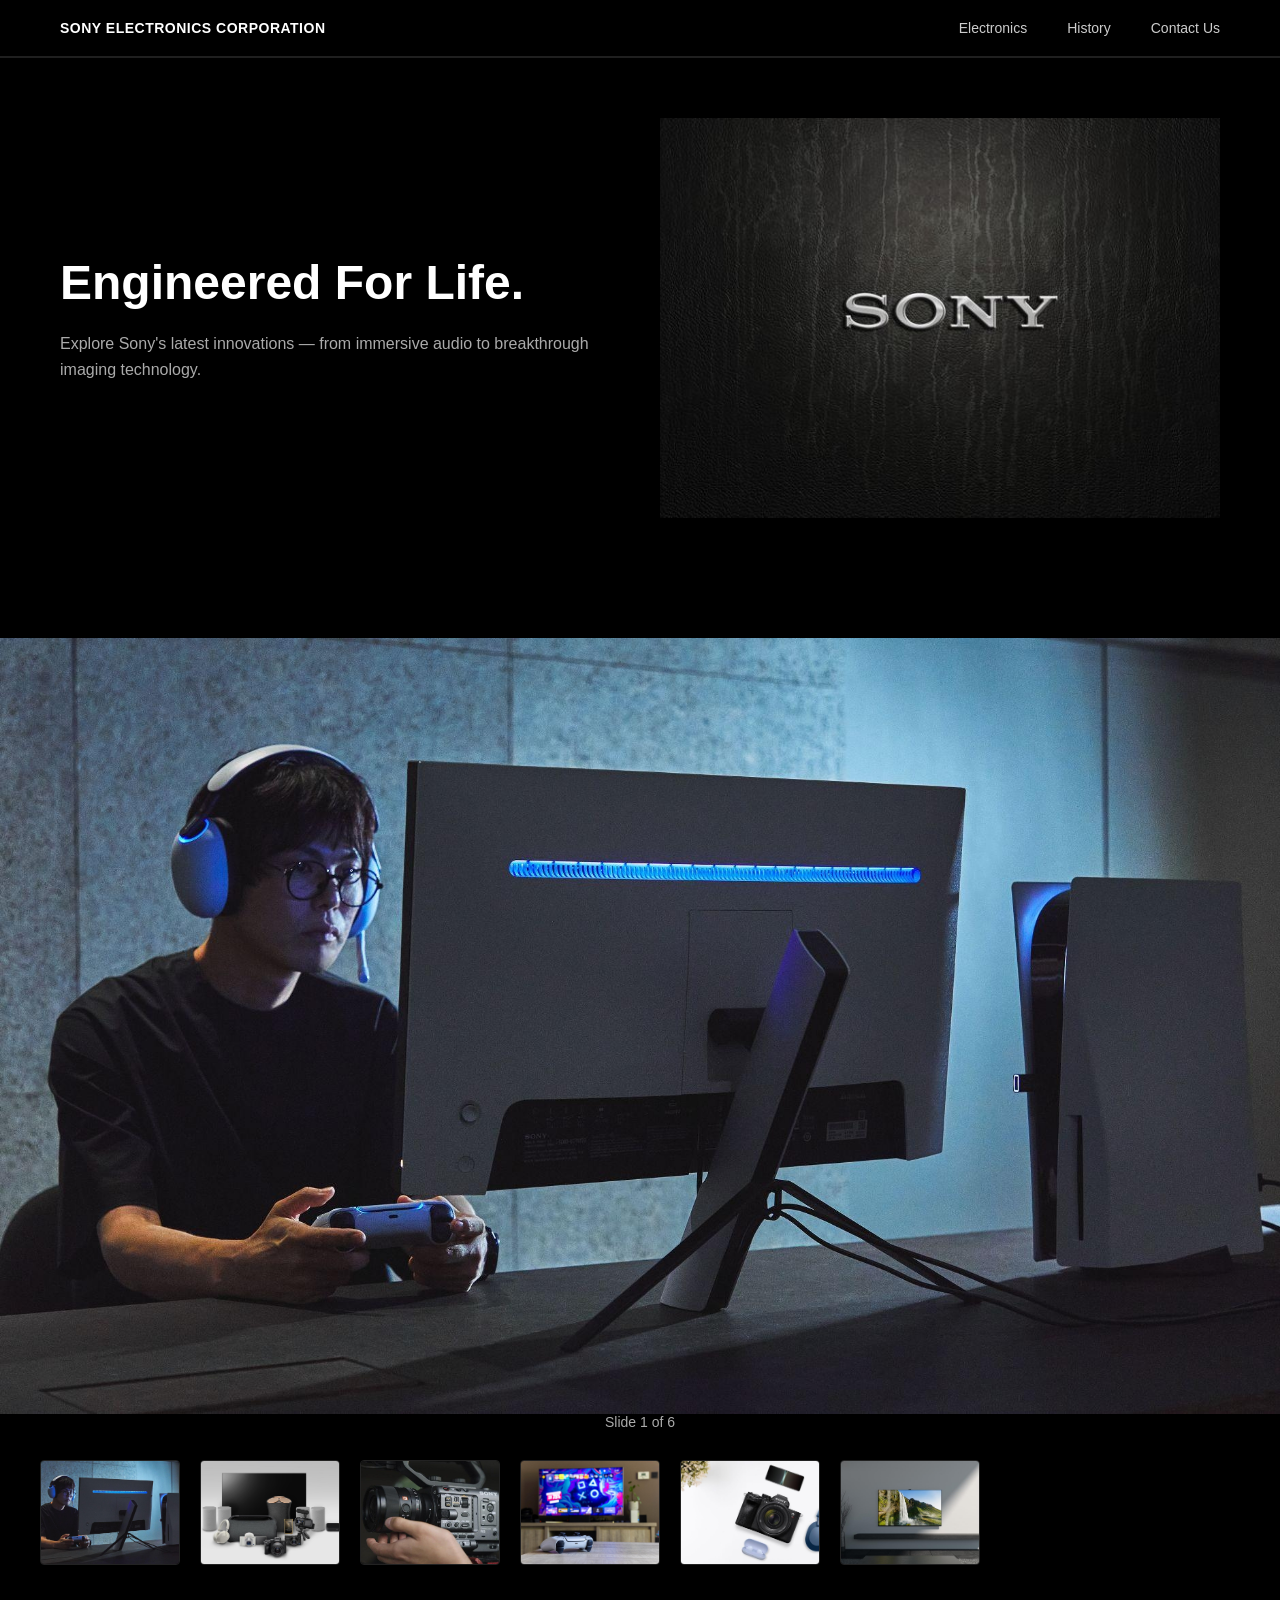
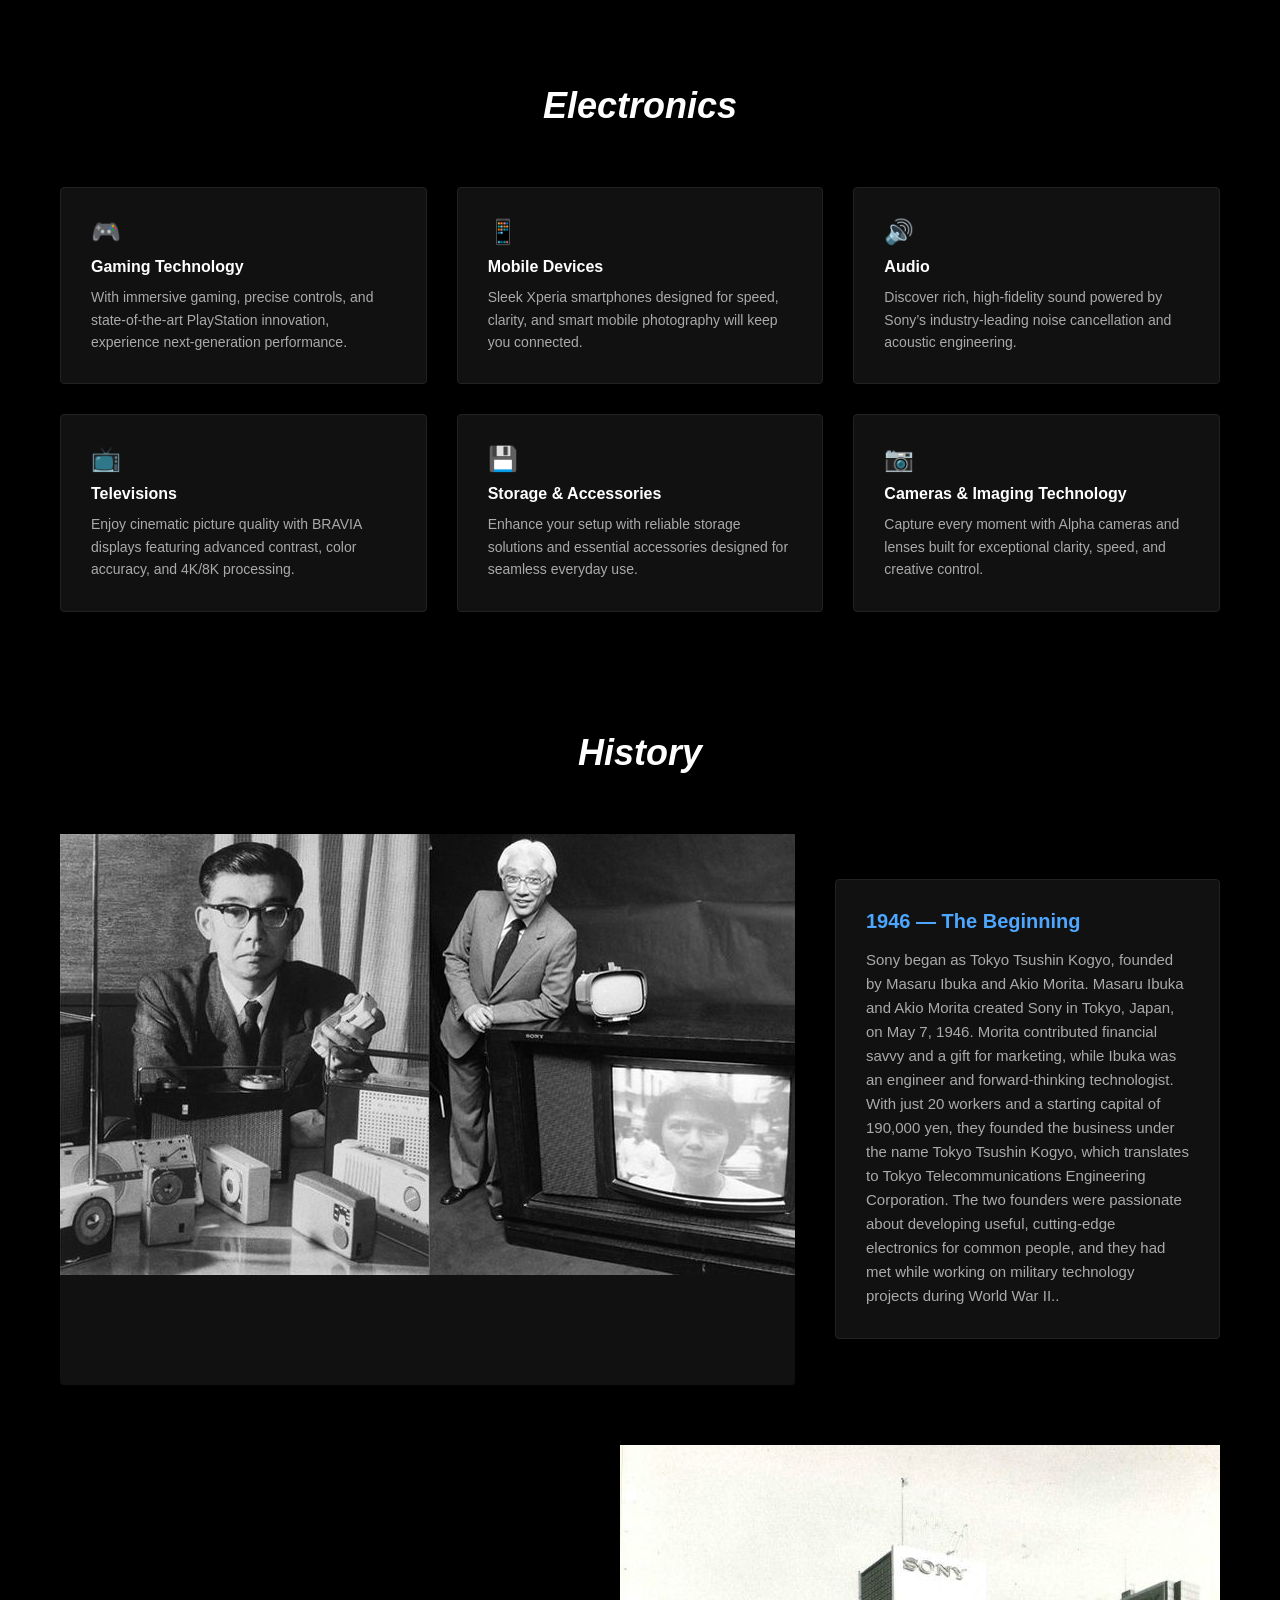
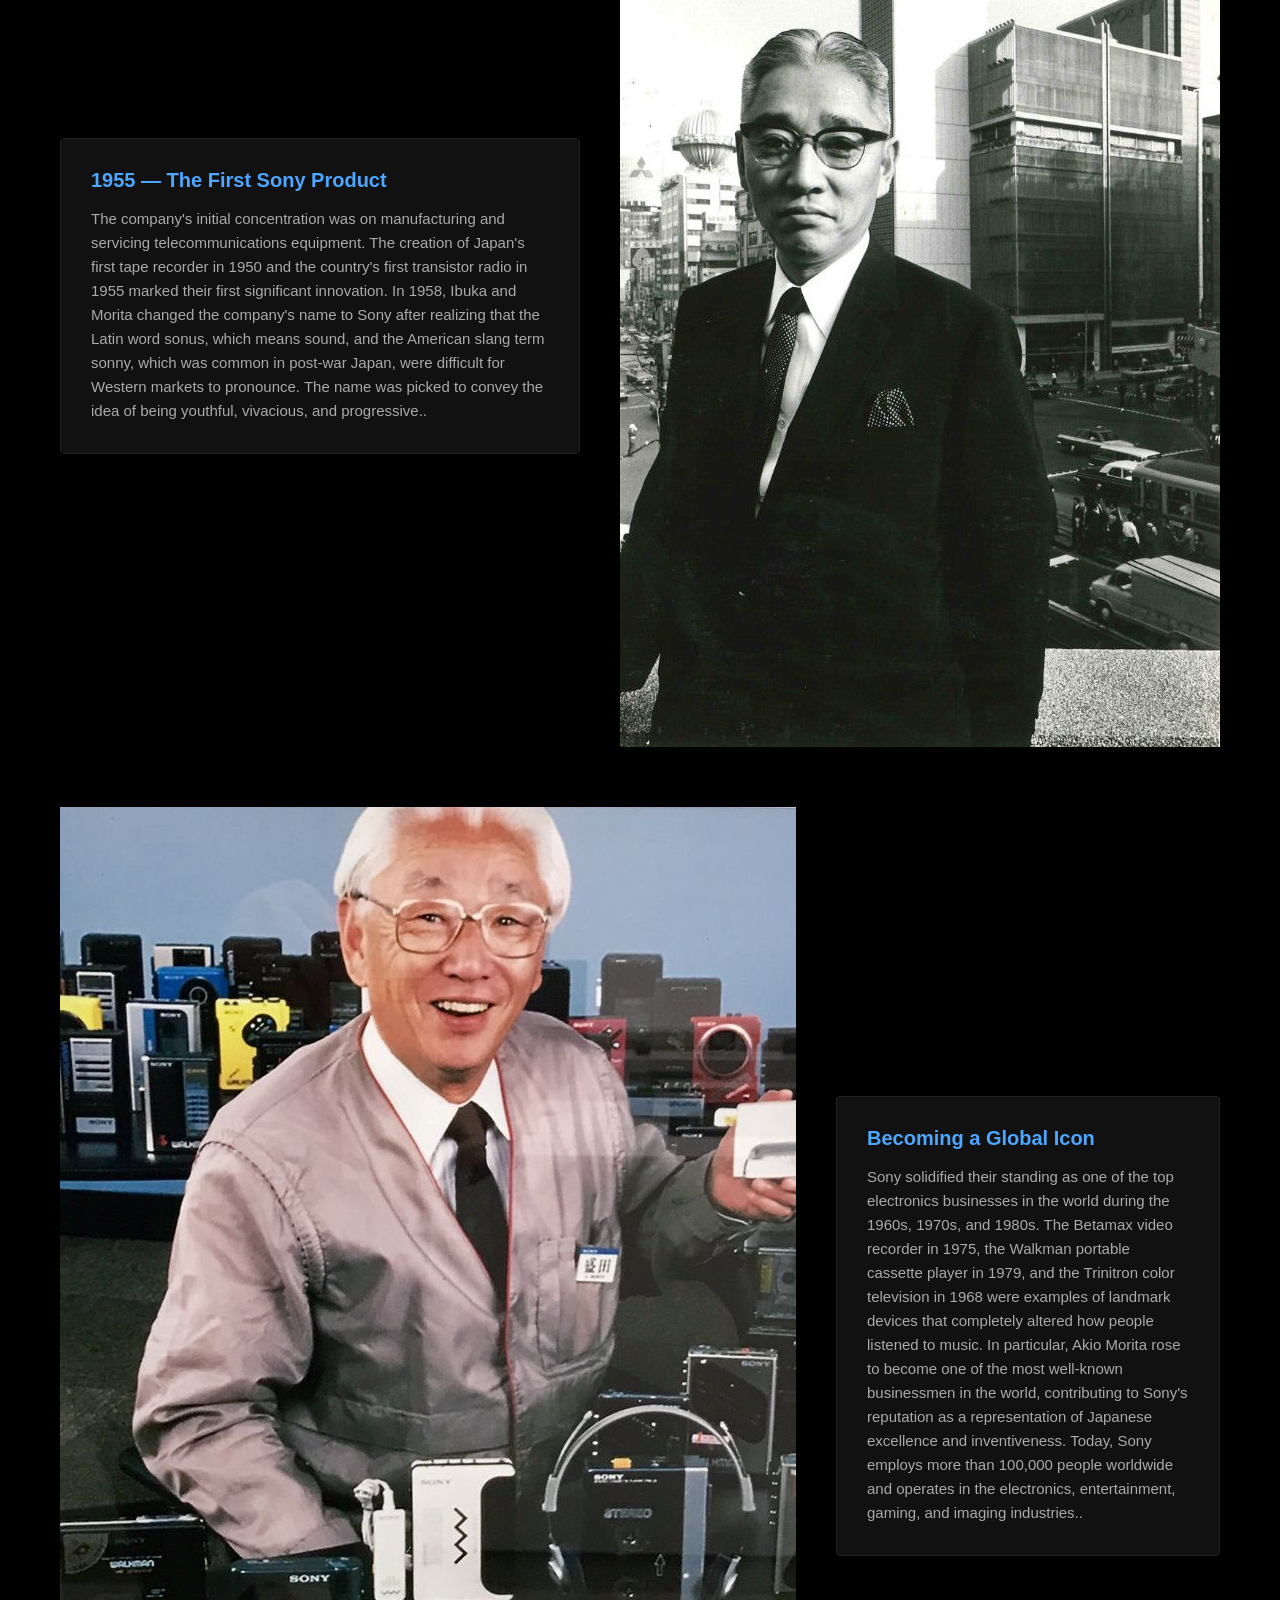
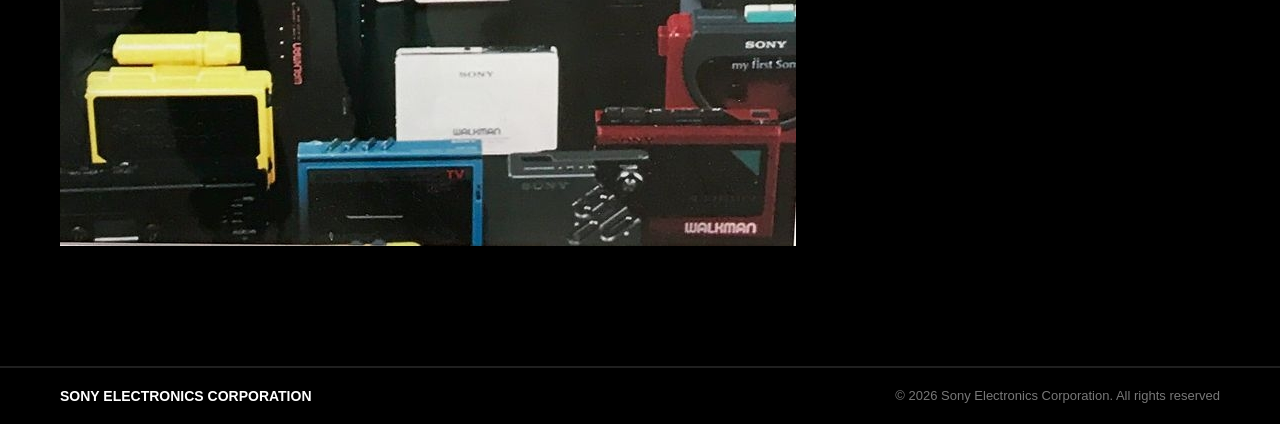
<file: index.html>
<!DOCTYPE html>
<html lang="en">
<head>
    <meta charset="UTF-8">
    <meta name="viewport" content="width=device-width, initial-scale=1.0">
    <title>Sony Electronics Corporation</title>
    <link rel="stylesheet" href="home.css">
</head>

<body>

    
    <header>
        <div class="header-container">
            <h1 class="logo">SONY ELECTRONICS CORPORATION</h1>

            <nav class="navbar" aria-label="Main Navigation">
                <a href="#electronics">Electronics</a>
                <a href="#history-section">History</a>
                <a href="contact.html">Contact Us</a>
            </nav>
        </div>
    </header>

    <main>

        <section class="hero" aria-labelledby="hero-title">
            <div class="hero-content">
                <h2 id="hero-title">Engineered For Life.</h2>
                <p>Explore Sony's latest innovations — from immersive audio to breakthrough imaging technology.</p>
            </div>

            <figure class="hero-image">
                <img src="images/hero-featured.jpg" alt="Featured Sony Product">
            </figure>
        </section>

        <section class="featured-products" aria-label="Featured Products Carousel">
            <div class="carousel-container">

                <figure class="carousel-display">
                    <img id="mainDisplayImage" src="images/carousel-1.jpg" alt="Featured Product">
                </figure>

                <p class="carousel-indicator">
                    Slide <span id="slideNumber">1</span> of 6
                </p>

                <div class="carousel-thumbnails">
                    <div class="carousel-track" id="carouselTrack">

                        <figure class="product-card" data-slide="0">
                            <img src="images/carousel-1.jpg" alt="Product 1">
                        </figure>

                        <figure class="product-card" data-slide="1">
                            <img src="images/carousel-0.jpg" alt="Product 2">
                        </figure>

                        <figure class="product-card" data-slide="2">
                            <img src="images/carousel-4.jpg" alt="Product 3">
                        </figure>

                        <figure class="product-card" data-slide="3">
                            <img src="images/carousel-6.jpg" alt="Product 4">
                        </figure>

                        <figure class="product-card" data-slide="4">
                            <img src="images/carousel-5.jpg" alt="Product 5">
                        </figure>

                        <figure class="product-card" data-slide="5">
                            <img src="images/carousel-7.jpg" alt="Product 6">
                        </figure>

                    </div>
                </div>

            </div>
        </section>

        <section class="electronics" id="electronics" aria-labelledby="electronics-title">
            <h2 id="electronics-title">Electronics</h2>

            <div class="electronics-grid">

                <article class="electronics-card">
                    <a href="gaming (1).html">
                        <div class="card-icon">🎮</div>
                        <h3>Gaming Technology</h3>
                        <p>With immersive gaming, precise controls, and state-of-the-art PlayStation innovation, experience next-generation performance.</p>
                    </a>
                </article>

                <article class="electronics-card">
                    <a href="mobile.html">
                        <div class="card-icon">📱</div>
                        <h3>Mobile Devices</h3>
                        <p>Sleek Xperia smartphones designed for speed, clarity, and smart mobile photography will keep you connected.</p>
                    </a>
                </article>

                <article class="electronics-card">
                    <a href="audiodevices.html">
                        <div class="card-icon">🔊</div>
                        <h3>Audio</h3>
                        <p>Discover rich, high‑fidelity sound powered by Sony’s industry‑leading noise cancellation and acoustic engineering.</p>
                    </a>
                </article>

                <article class="electronics-card">
                    <a href="televisions.html">
                        <div class="card-icon">📺</div>
                        <h3>Televisions</h3>
                        <p>Enjoy cinematic picture quality with BRAVIA displays featuring advanced contrast, color accuracy, and 4K/8K processing.</p>
                    </a>
                </article>

                <article class="electronics-card">
                    <a href="storage.html">
                        <div class="card-icon">💾</div>
                        <h3>Storage & Accessories</h3>
                        <p>Enhance your setup with reliable storage solutions and essential accessories designed for seamless everyday use.</p>
                    </a>
                </article>

          <article class="electronics-card">
    <a href="imaging.html">
        <div class="card-icon">📷</div>
        <h3>Cameras & Imaging Technology</h3>
        <p>
            Capture every moment with Alpha cameras and lenses built for exceptional clarity, speed, and creative control.
        </p>
    </a>
</article>

            </div>
        </section>

        <section class="history" id="history-section">
    <h2>History</h2>

    <div class="history-content">

        <div class="history-item">
            <div class="history-image">
                <img src="images/Sony Italia (@sonyitalia) on X.jpeg" alt="Sony Italia">
            </div>
            <div class="history-text">
                <h3>1946 — The Beginning</h3>
                <p>Sony began as Tokyo Tsushin Kogyo, founded by Masaru Ibuka and Akio Morita. 
                   Masaru Ibuka and Akio Morita created Sony in Tokyo, Japan, on May 7, 1946. Morita contributed financial savvy and a gift for marketing, while Ibuka was an engineer and forward-thinking technologist. With just 20 workers and a starting capital of 190,000 yen, they founded the business under the name Tokyo Tsushin Kogyo, which translates to Tokyo Telecommunications Engineering Corporation. The two founders were passionate about developing useful, cutting-edge electronics for common people, and they had met while working on military technology projects during World War II..</p>
            </div>
        </div>

        <div class="history-item">
            <div class="history-text">
                <h3>1955 — The First Sony Product</h3>
                <p>The company's initial concentration was on manufacturing and servicing telecommunications equipment. The creation of Japan's first tape recorder in 1950 and the country's first transistor radio in 1955 marked their first significant innovation. In 1958, Ibuka and Morita changed the company's name to Sony after realizing that the Latin word sonus, which means sound, and the American slang term sonny, which was common in post-war Japan, were difficult for Western markets to pronounce. The name was picked to convey the idea of being youthful, vivacious, and progressive..</p>
            </div>
            <div class="history-image">
                <img src="images/history-3.jpg" alt="Sony transistor radio">
            </div>
        </div>

        <div class="history-item">
            <div class="history-image">
                <img src="images/history-2.jpg" alt="Sony global expansion">
            </div>
            <div class="history-text">
                <h3>Becoming a Global Icon</h3>
                <p>Sony solidified their standing as one of the top electronics businesses in the world during the 1960s, 1970s, and 1980s. The Betamax video recorder in 1975, the Walkman portable cassette player in 1979, and the Trinitron color television in 1968 were examples of landmark devices that completely altered how people listened to music. In particular, Akio Morita rose to become one of the most well-known businessmen in the world, contributing to Sony's reputation as a representation of Japanese excellence and inventiveness. Today, Sony employs more than 100,000 people worldwide and operates in the electronics, entertainment, gaming, and imaging industries..</p>
            </div>
        </div>

    </div>
</section>


    <footer>
        <div class="footer-container">
            <p class="footer-left">SONY ELECTRONICS CORPORATION</p>
            <p class="footer-right">© 2026 Sony Electronics Corporation. All rights reserved</p>
        </div>
    </footer>

    <script>
        const carouselTrack = document.getElementById('carouselTrack');
        const mainDisplayImage = document.getElementById('mainDisplayImage');
        const slideNumber = document.getElementById('slideNumber');
        const productCards = document.querySelectorAll('.product-card');

        let currentSlide = 0;
        const totalSlides = productCards.length;
        const slideSpeed = 5000;

        function updateCarousel() {
            const cardWidth = productCards[0].clientWidth + 12;
            carouselTrack.style.transform = `translateX(-${currentSlide * cardWidth}px)`;

            const newImage = productCards[currentSlide].querySelector("img").src;
            mainDisplayImage.src = newImage;

            slideNumber.textContent = currentSlide + 1;
        }

        function nextSlide() {
            currentSlide = (currentSlide + 1) % totalSlides;
            updateCarousel();
        }

        productCards.forEach((card, index) => {
            card.addEventListener('click', () => {
                currentSlide = index;
                updateCarousel();
            });
        });

        setInterval(nextSlide, slideSpeed);
        updateCarousel();
    </script>

</body>
</html>
</file>
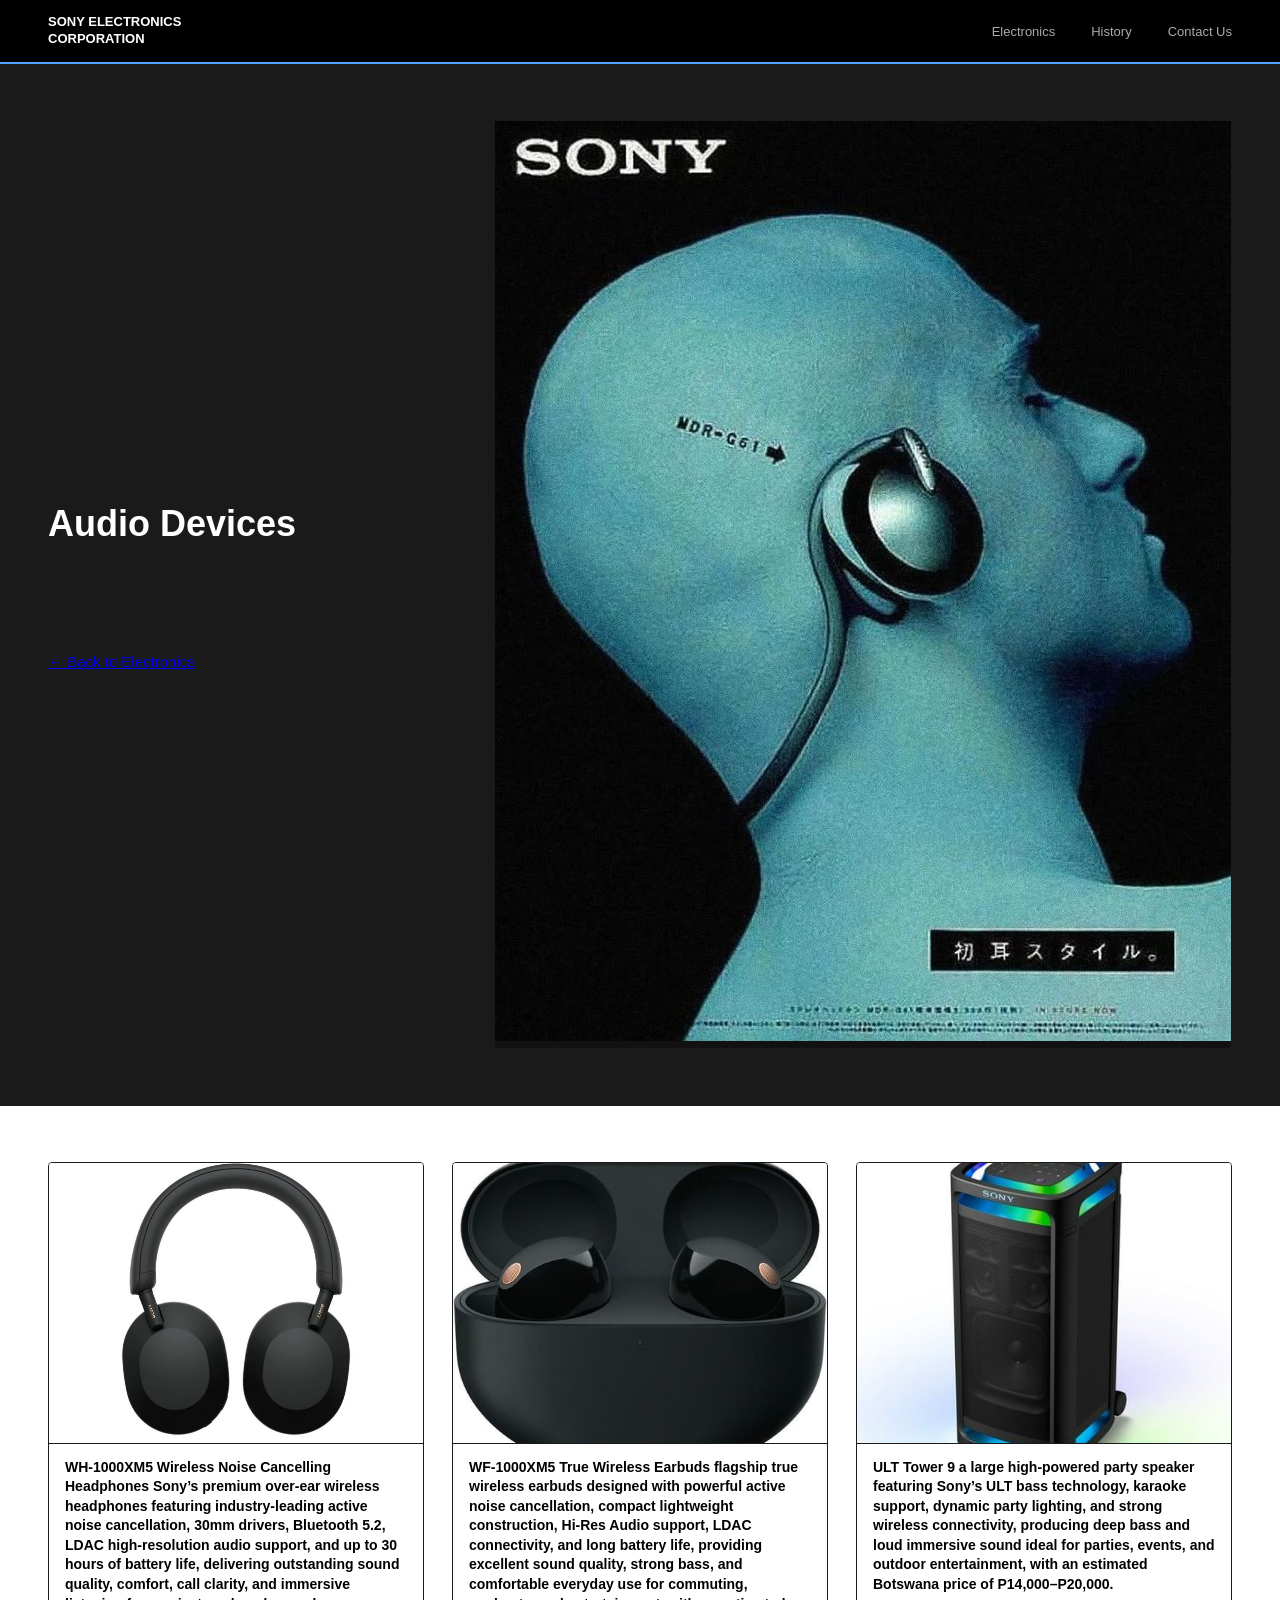
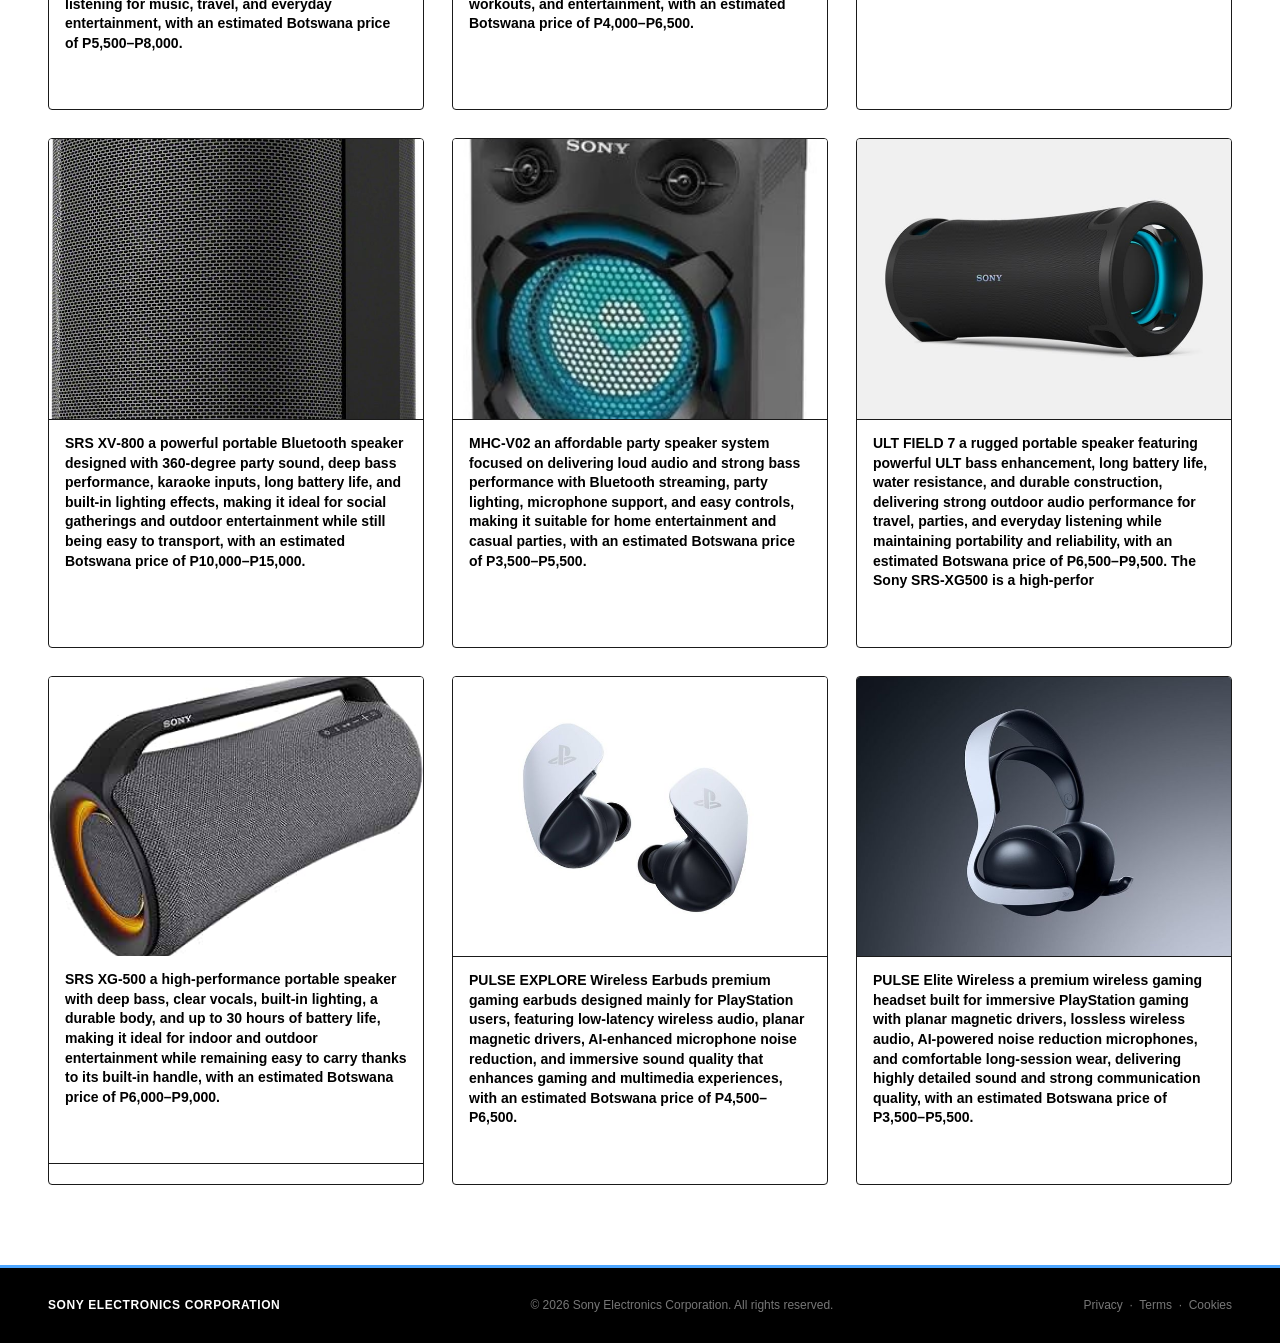
<file: audiodevices.html>
<!DOCTYPE html>
<html lang="en">
<head>
  <meta charset="UTF-8" />
  <meta name="viewport" content="width=device-width, initial-scale=1.0" />
  <title>Audio Devices - Sony Electronics</title>

  <link rel="stylesheet" href="styles.css" />

  <link rel="stylesheet" href="category.css" />
</head>

<body>

  <header>
    <nav aria-label="Main Navigation">
      <div class="nav-logo">Sony Electronics<br>Corporation</div>

      <ul class="nav-links">
        <li><a href="index.html">Electronics</a></li>
        <li><a href="index.html#history-section">History</a></li>
        <li><a href="contact.html">Contact Us</a></li>
      </ul>
    </nav>
  </header>

  <main>

    <section class="page-header" aria-labelledby="page-title">
      <header class="page-header-text">
        <h1 id="page-title">Audio Devices</h1>

        <div class="text-lines">
          <span class="text-line"></span>
          <span class="text-line"></span>
          <span class="text-line short"></span>
          <span class="text-line"></span>
          <span class="text-line short"></span>
        </div>

        <a href="index.html" class="btn-back">← Back to Electronics</a>
      </header>

      <figure class="page-header-image placeholder-image">
        <figure class="page-header-image">
  <img src="images/music logo.jpeg" alt="Audio Devices Logo">
</figure>
 </section>

    <section class="products-section" aria-label="Audio Devices">
      <div class="products-grid">

    

    <article class="product-card">
      <figure class="product-image">
        <img src="images/Sony WH-1000XM5.jpeg" alt="Sony WH‑1000XM5 Headphones">
      </figure>
      <h3>WH‑1000XM5 Wireless Noise Cancelling Headphones
        Sony’s premium over-ear wireless headphones featuring industry-leading active noise cancellation, 30mm drivers, Bluetooth 5.2, LDAC high-resolution audio support, and up to 30 hours of battery life, delivering outstanding sound quality, comfort, call clarity, and immersive listening for music, travel, and everyday entertainment, with an estimated Botswana price of P5,500–P8,000.
      </h3>
      <p>Industry‑leading noise cancellation with crystal‑clear audio and all‑day comfort.</p>
    </article>

    <article class="product-card">
      <figure class="product-image">
        <img src="images/Sony WF-1000XM5 Earbud Noise-Cancelling Bluetooth Earphones - Black.jpeg" alt="Sony WF‑1000XM5 Earbuds">
      </figure>
      <h3>WF‑1000XM5 True Wireless Earbuds
        flagship true wireless earbuds designed with powerful active noise cancellation, compact lightweight construction, Hi-Res Audio support, LDAC connectivity, and long battery life, providing excellent sound quality, strong bass, and comfortable everyday use for commuting, workouts, and entertainment, with an estimated Botswana price of P4,000–P6,500.
      </h3>
      <p>Premium sound quality in a compact design with adaptive noise cancellation.</p>
    </article>

    <article class="product-card">
      <figure class="product-image">
        <img src="images/Sony ULT Tower 9AC Bluetooth Party Speaker, Black.jpeg" alt="Sony ULT Tower 9 Speaker">
      </figure>
      <h3>ULT Tower 9
        a large high-powered party speaker featuring Sony’s ULT bass technology, karaoke support, dynamic party lighting, and strong wireless connectivity, producing deep bass and loud immersive sound ideal for parties, events, and outdoor entertainment, with an estimated Botswana price of P14,000–P20,000.
      </h3>
      <p>A powerful party speaker delivering deep bass and immersive lighting effects.</p>
    </article>

    <article class="product-card">
      <figure class="product-image">
        <img src="images/Sony _ _ XV800 X-Series Bluetooth Portable Party Speaker _ Black _ Best Buy.jpeg" alt="Sony SRS XV‑800 Speaker">
      </figure>
      <h3>SRS XV‑800
        a powerful portable Bluetooth speaker designed with 360-degree party sound, deep bass performance, karaoke inputs, long battery life, and built-in lighting effects, making it ideal for social gatherings and outdoor entertainment while still being easy to transport, with an estimated Botswana price of P10,000–P15,000.
      </h3>
      <p>A versatile portable speaker with rich sound and long‑lasting battery life.</p>
    </article>

    <article class="product-card">
      <figure class="product-image">
        <img src="images/MHC-V02.jpg" alt="Sony MHC‑V02 Speaker System">
      </figure>
      <h3>MHC‑V02
        an affordable party speaker system focused on delivering loud audio and strong bass performance with Bluetooth streaming, party lighting, microphone support, and easy controls, making it suitable for home entertainment and casual parties, with an estimated Botswana price of P3,500–P5,500.
      </h3>
      <p>A compact high‑power audio system designed for parties and gatherings.</p>
    </article>

    <article class="product-card">
      <figure class="product-image">
        <img src="images/Sony ULT Field 7 Wireless Bluetooth Party Speaker, IP67 Waterproof, Powerful Bass, 30h Battery, Karaoke, Comfortable Handle, and Colorful Lights (SRSULT70), Black.jpeg" alt="Sony ULT FIELD 7 Speaker">
      </figure>
      <h3>ULT FIELD 7
        a rugged portable speaker featuring powerful ULT bass enhancement, long battery life, water resistance, and durable construction, delivering strong outdoor audio performance for travel, parties, and everyday listening while maintaining portability and reliability, with an estimated Botswana price of P6,500–P9,500.

The Sony SRS-XG500 is a high-perfor
      </h3>
      <p>Portable, rugged, and built for outdoor sound with enhanced bass performance.</p>
    </article>

    <article class="product-card">
      <figure class="product-image">
        <img srC="images/srs-xg500.jpg" alt="Sony SRS XG‑500 Speaker">
      <h3>SRS XG‑500
        a high-performance portable speaker with deep bass, clear vocals, built-in lighting, a durable body, and up to 30 hours of battery life, making it ideal for indoor and outdoor entertainment while remaining easy to carry thanks to its built-in handle, with an estimated Botswana price of P6,000–P9,000.
      </h3>
      <p>A durable, water‑resistant speaker delivering powerful audio on the go.</p>
    </article>

    <article class="product-card">
      <figure class="product-image">
        <img src="images/Pulse Explore Wireless Earbuds for PlayStation 5.jpeg" alt="Sony Pulse Explore Earbuds">
      </figure>
      <h3>PULSE EXPLORE Wireless Earbuds
        premium gaming earbuds designed mainly for PlayStation users, featuring low-latency wireless audio, planar magnetic drivers, AI-enhanced microphone noise reduction, and immersive sound quality that enhances gaming and multimedia experiences, with an estimated Botswana price of P4,500–P6,500.
      </h3>
      <p>Next‑gen PlayStation audio with planar magnetic drivers for ultra‑clear sound.</p>
    </article>

    <article class="product-card">
      <figure class="product-image">
        <img src="images/PlayStation PULSE Elite Wireless-Headset.jpeg" alt="Sony PULSE Elite Wireless Headset">
      </figure>
      <h3>PULSE Elite Wireless
        a premium wireless gaming headset built for immersive PlayStation gaming with planar magnetic drivers, lossless wireless audio, AI-powered noise reduction microphones, and comfortable long-session wear, delivering highly detailed sound and strong communication quality, with an estimated Botswana price of P3,500–P5,500.
      </h3>
      <p>A premium wireless headset engineered for immersive gaming audio.</p>
    </article>

  </div>
</section>

  <footer>
    <span class="footer-logo">Sony Electronics Corporation</span>
    <span>&copy; 2026 Sony Electronics Corporation. All rights reserved.</span>
    <span>Privacy &nbsp;·&nbsp; Terms &nbsp;·&nbsp; Cookies</span>
  </footer>

</body>
</html>
</file>
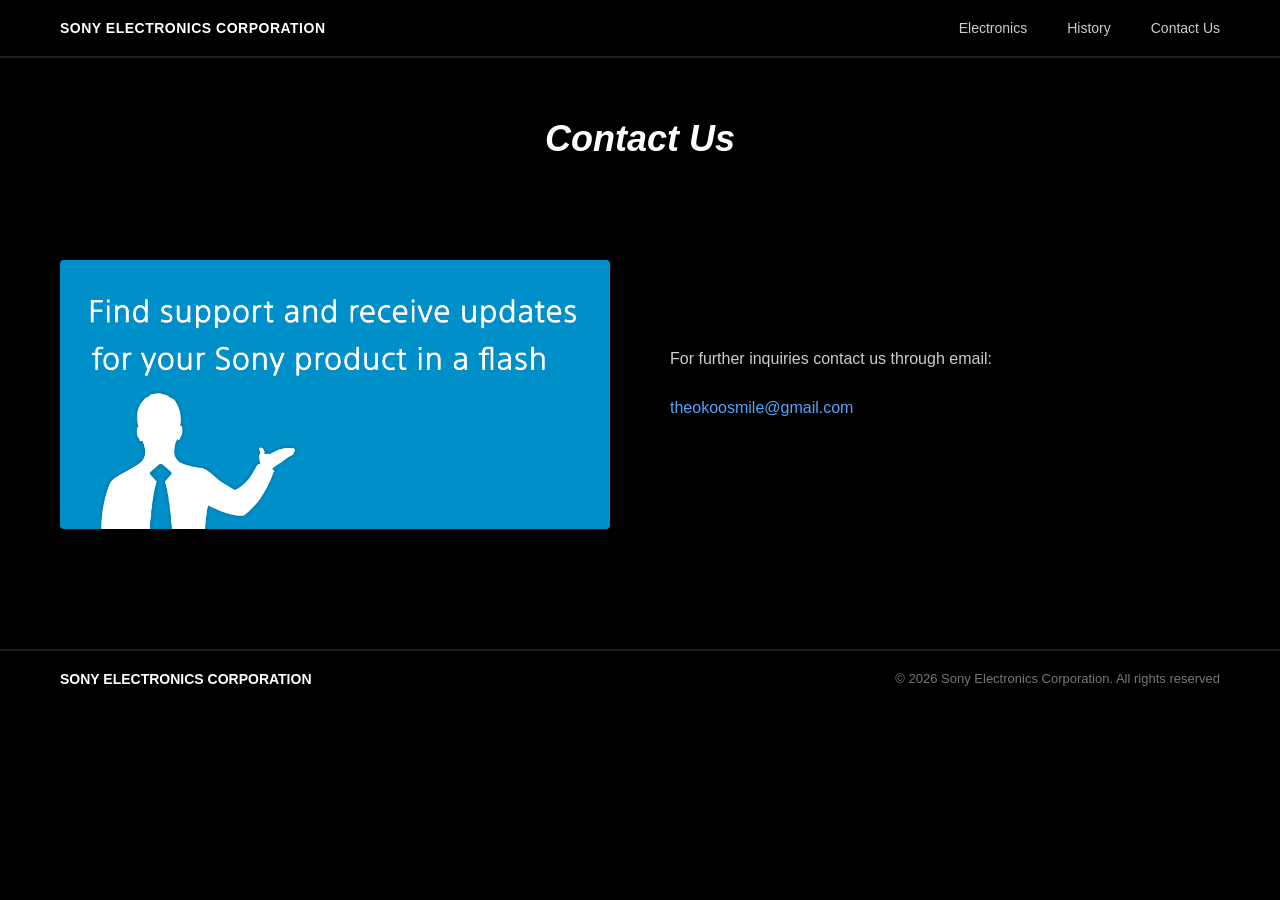
<file: contact.html>
<!DOCTYPE html>
<html lang="en">
<head>
    <meta charset="UTF-8">
    <meta name="viewport" content="width=device-width, initial-scale=1.0">
    <title>Contact Us - Sony Electronics Corporation</title>

    <link rel="stylesheet" href="contact-styles.css">
</head>

<body>

    <header>
        <div class="header-container">
            <h1 class="logo">SONY ELECTRONICS CORPORATION</h1>

            <nav class="navbar" aria-label="Main Navigation">
                <a href="index.html">Electronics</a>
                <a href="index.html#history-section">History</a>
                <a href="contact.html">Contact Us</a>
            </nav>
        </div>
    </header>

    <main>

        <section class="contact-hero" aria-labelledby="contact-title">
            <h2 id="contact-title">Contact Us</h2>
        </section>

        <section class="contact-content" aria-label="Contact Information">
            <div class="contact-container">

                <figure class="contact-image">
    <img src="images/sonysupportupdates.png" alt="Contact Us">
</figure>


                <article class="contact-info">
                    <p>For further inquiries contact us through email:</p>
                    <p>
                        <a href="mailto:theokoosmile@gmail.com">
                            theokoosmile@gmail.com
                        </a>
                    </p>
                </article>

            </div>
        </section>

    </main>

    <footer>
        <div class="footer-container">
            <p class="footer-left">SONY ELECTRONICS CORPORATION</p>
            <p class="footer-right">© 2026 Sony Electronics Corporation. All rights reserved</p>
        </div>
    </footer>

</body>
</html>
</file>
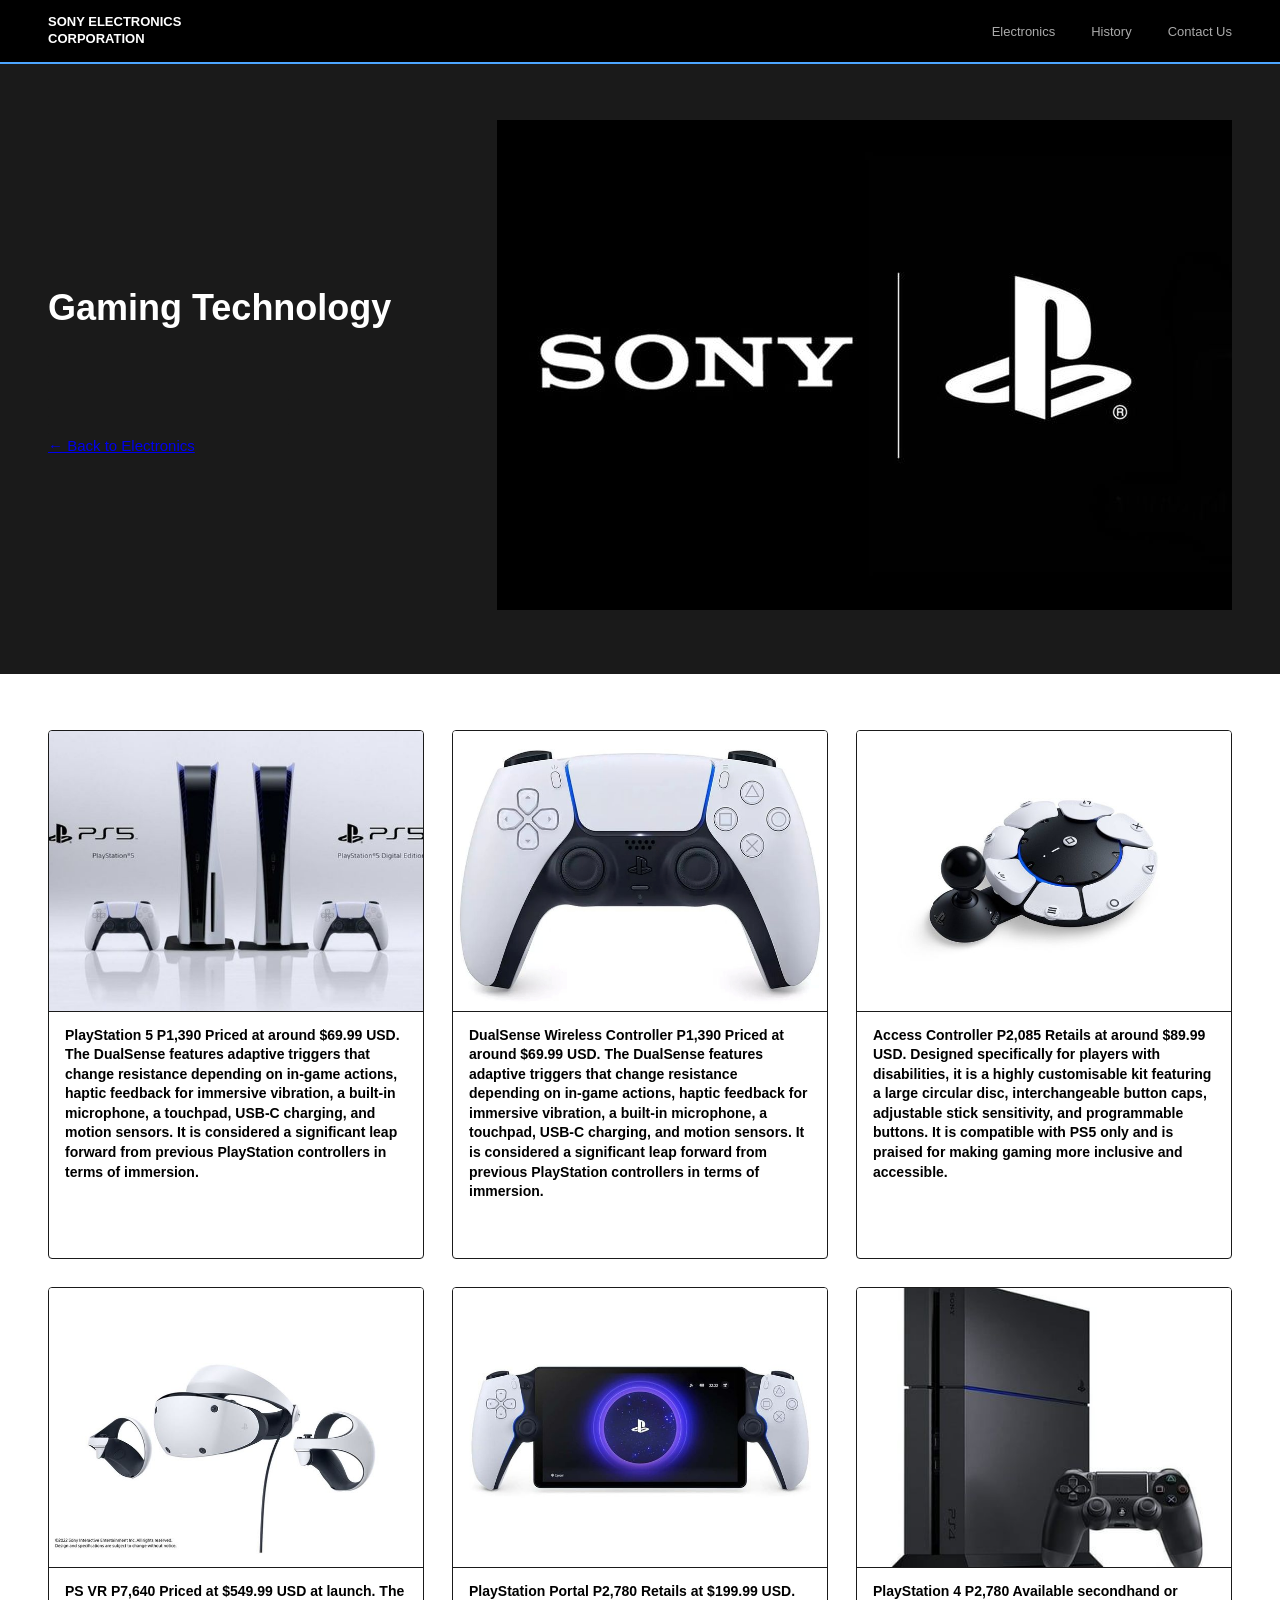
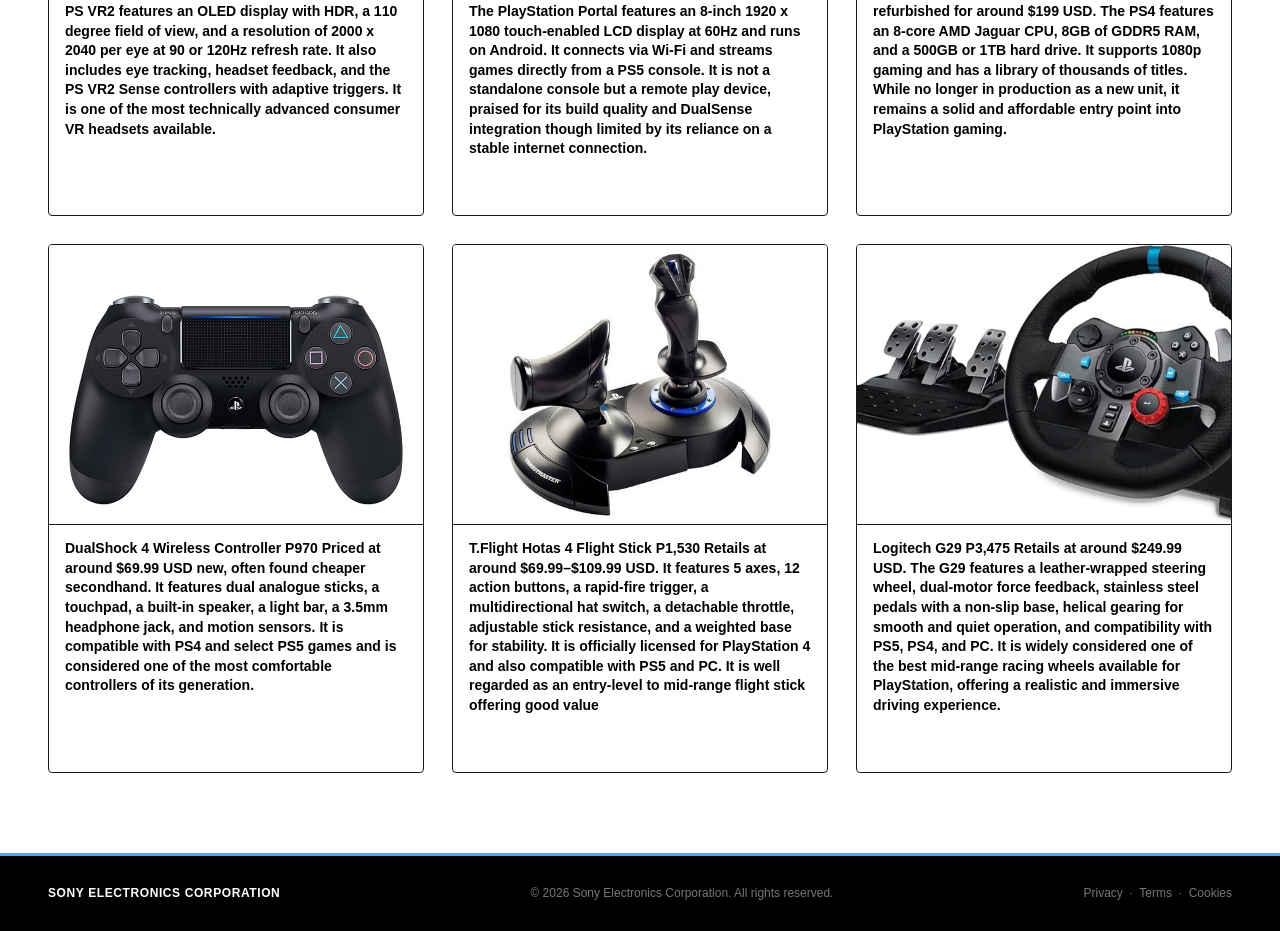
<file: gaming (1).html>
<!DOCTYPE html>
<html lang="en">
<head>
  <meta charset="UTF-8" />
  <meta-name="viewport" content="width=device-width, initial-scale=1.0" />
  <title>Gaming Technology - Sony Electronics</title>

  <link rel="stylesheet" href="styles.css" />

  <link rel="stylesheet" href="category.css" />
</head>

<body>

  <header>
    <nav aria-label="Main Navigation">
      <div class="nav-logo">Sony Electronics<br>Corporation</div>

      <ul class="nav-links">
        <li><a href="index.html">Electronics</a></li>
        <li><a href="index.html#history-section">History</a></li>
        <li><a href="contact.html">Contact Us</a></li>
      </ul>
    </nav>
  </header>

  <main>

    <section class="page-header" aria-labelledby="page-title">
      <header class="page-header-text">
        <h1 id="page-title">Gaming Technology</h1>

        <div class="text-lines">
          <span class="text-line"></span>
          <span class="text-line"></span>
          <span class="text-line short"></span>
          <span class="text-line"></span>
          <span class="text-line short"></span>
        </div>

        <a href="index.html" class="btn-back">← Back to Electronics</a>
      </header>

      <figure class="page-header-image">
  <img src="images/ps logo (2).jpeg" alt="Gaming Technology Logo">
</figure>

    </section>

    <section class="products-section" aria-label="Gaming Products">
      <div class="products-grid">

    <article class="product-card">
      <figure class="product-image">
        <img src="images/Ps5.jpg" alt="PlayStation 5 Console" />
      </figure>
      <h3>PlayStation 5
        P1,390
Priced at around $69.99 USD. The DualSense features adaptive triggers that change resistance depending on in-game actions, haptic feedback for immersive vibration, a built-in microphone, a touchpad, USB-C charging, and motion sensors. It is considered a significant leap forward from previous PlayStation controllers in terms of immersion.
      </h3>
      <p>The PS5 delivers lightning‑fast loading, ray tracing, and immersive 3D audio for next‑generation gaming.</p>
    </article>
        <article class="product-card">
      <figure class="product-image">
        <img src="images/dualsense.jpg" alt="DualSense Wireless Controller">
      </figure>
      <h3>DualSense Wireless Controller
        P1,390
Priced at around $69.99 USD. The DualSense features adaptive triggers that change resistance depending on in-game actions, haptic feedback for immersive vibration, a built-in microphone, a touchpad, USB-C charging, and motion sensors. It is considered a significant leap forward from previous PlayStation controllers in terms of immersion.
      </h3>
      <p>Experience adaptive triggers, haptic feedback, and a comfortable ergonomic design built for precision.</p>
    </article>
          

        <article class="product-card">
      <figure class="product-image">
        <img src="images/Access Wireless Controller for PlayStation 5.jpeg" alt="Access Wireless Controller for PlayStation 5">
      </figure>
      <h3>Access Controller
        P2,085
Retails at around $89.99 USD. Designed specifically for players with disabilities, it is a highly customisable kit featuring a large circular disc, interchangeable button caps, adjustable stick sensitivity, and programmable buttons. It is compatible with PS5 only and is praised for making gaming more inclusive and accessible.
      </h3>
      <p>A customizable controller designed for players with accessibility needs, offering modular controls.</p>
    </article>

        <article class="product-card">
      <figure class="product-image">
        <img src="images/Sony PlayStation VR2 Horizon Call of the Mountain Bundle.jpeg" alt="Sony PlayStation VR2 Horizon Call of the Mountain Bundle">
      </figure>
      <h3>PS VR 
        P7,640
Priced at $549.99 USD at launch. The PS VR2 features an OLED display with HDR, a 110 degree field of view, and a resolution of 2000 x 2040 per eye at 90 or 120Hz refresh rate. It also includes eye tracking, headset feedback, and the PS VR2 Sense controllers with adaptive triggers. It is one of the most technically advanced consumer VR headsets available.
      </h3>
      <p>Step into immersive virtual worlds with high‑resolution displays and precise motion tracking.</p>
    </article>

        <article class="product-card">
      <figure class="product-image">
        <img src="images/Sony PlayStation Portal Remote Player White.jpeg" alt="Sony PlayStation Portal Remote Player White">
      </figure>
      <h3>PlayStation Portal
        P2,780
Retails at $199.99 USD. The PlayStation Portal features an 8-inch 1920 x 1080 touch-enabled LCD display at 60Hz and runs on Android. It connects via Wi-Fi and streams games directly from a PS5 console. It is not a standalone console but a remote play device, praised for its build quality and DualSense integration though limited by its reliance on a stable internet connection. 
      </h3>
      <p>A classic handheld console offering portable entertainment with iconic Sony game titles.</p>
    </article>

     <article class="product-card">
      <figure class="product-image">
        <img src="images/Restored Sony PlayStation 4 500gb Gaming Console Black with Hdmi Cable (Refurbished).jpeg" alt="Restored Sony PlayStation 4 500gb Gaming Console Black with Hdmi Cable (Refurbished)">
      </figure>
      <h3>PlayStation 4
        P2,780
Available secondhand or refurbished for around $199 USD. The PS4 features an 8-core AMD Jaguar CPU, 8GB of GDDR5 RAM, and a 500GB or 1TB hard drive. It supports 1080p gaming and has a library of thousands of titles. While no longer in production as a new unit, it remains a solid and affordable entry point into PlayStation gaming.
      </h3>
      <p>The PS4 delivers powerful performance and a massive library of award‑winning games.</p>
    </article>

       <article class="product-card">
      <figure class="product-image">
        <img src="images/Sony ps4 Controller Original Playstation DUALSHOCK4 Wireless Controller for Sony PS4 Gaming Console.jpeg" alt="Sony PS4 Controller Original Playstation DUALSHOCK4 Wireless Controller for Sony PS4 Gaming Console">
      </figure>
      <h3>DualShock 4 Wireless Controller
        P970
Priced at around $69.99 USD new, often found cheaper secondhand. It features dual analogue sticks, a touchpad, a built-in speaker, a light bar, a 3.5mm headphone jack, and motion sensors. It is compatible with PS4 and select PS5 games and is considered one of the most comfortable controllers of its generation.
      </h3>
      <p>Responsive controls, a built‑in touchpad, and a comfortable grip for long gaming sessions.</p>
    </article>
        <article class="product-card">
      <figure class="product-image">
        <img src="images/t flight 4.jpeg" alt="T.Flight Hotas 4 Flight Stick">
      </figure>
      <h3>T.Flight Hotas 4 Flight Stick
        P1,530
Retails at around $69.99–$109.99 USD. It features 5 axes, 12 action buttons, a rapid-fire trigger, a multidirectional hat switch, a detachable throttle, adjustable stick resistance, and a weighted base for stability. It is officially licensed for PlayStation 4 and also compatible with PS5 and PC. It is well regarded as an entry-level to mid-range flight stick offering good value
      </h3>
      <p>A realistic flight stick designed for aviation and space simulation enthusiasts.</p>
    </article>

       <article class="product-card">
      <figure class="product-image">
        <img src="images/Logitech G29 Racing wheel.jpeg" alt="Logitech G29 Racing Wheel">
      </figure>
      <h3>Logitech G29
        P3,475
Retails at around $249.99 USD. The G29 features a leather-wrapped steering wheel, dual-motor force feedback, stainless steel pedals with a non-slip base, helical gearing for smooth and quiet operation, and compatibility with PS5, PS4, and PC. It is widely considered one of the best mid-range racing wheels available for PlayStation, offering a realistic and immersive driving experience.
      </h3>
      <p>A premium racing wheel with force feedback for an authentic driving experience.</p>
    </article>

  </main>

  <footer>
    <span class="footer-logo">Sony Electronics Corporation</span>
    <span>&copy; 2026 Sony Electronics Corporation. All rights reserved.</span>
    <span>Privacy &nbsp;·&nbsp; Terms &nbsp;·&nbsp; Cookies</span>
  </footer>

</body>
</html>
</file>
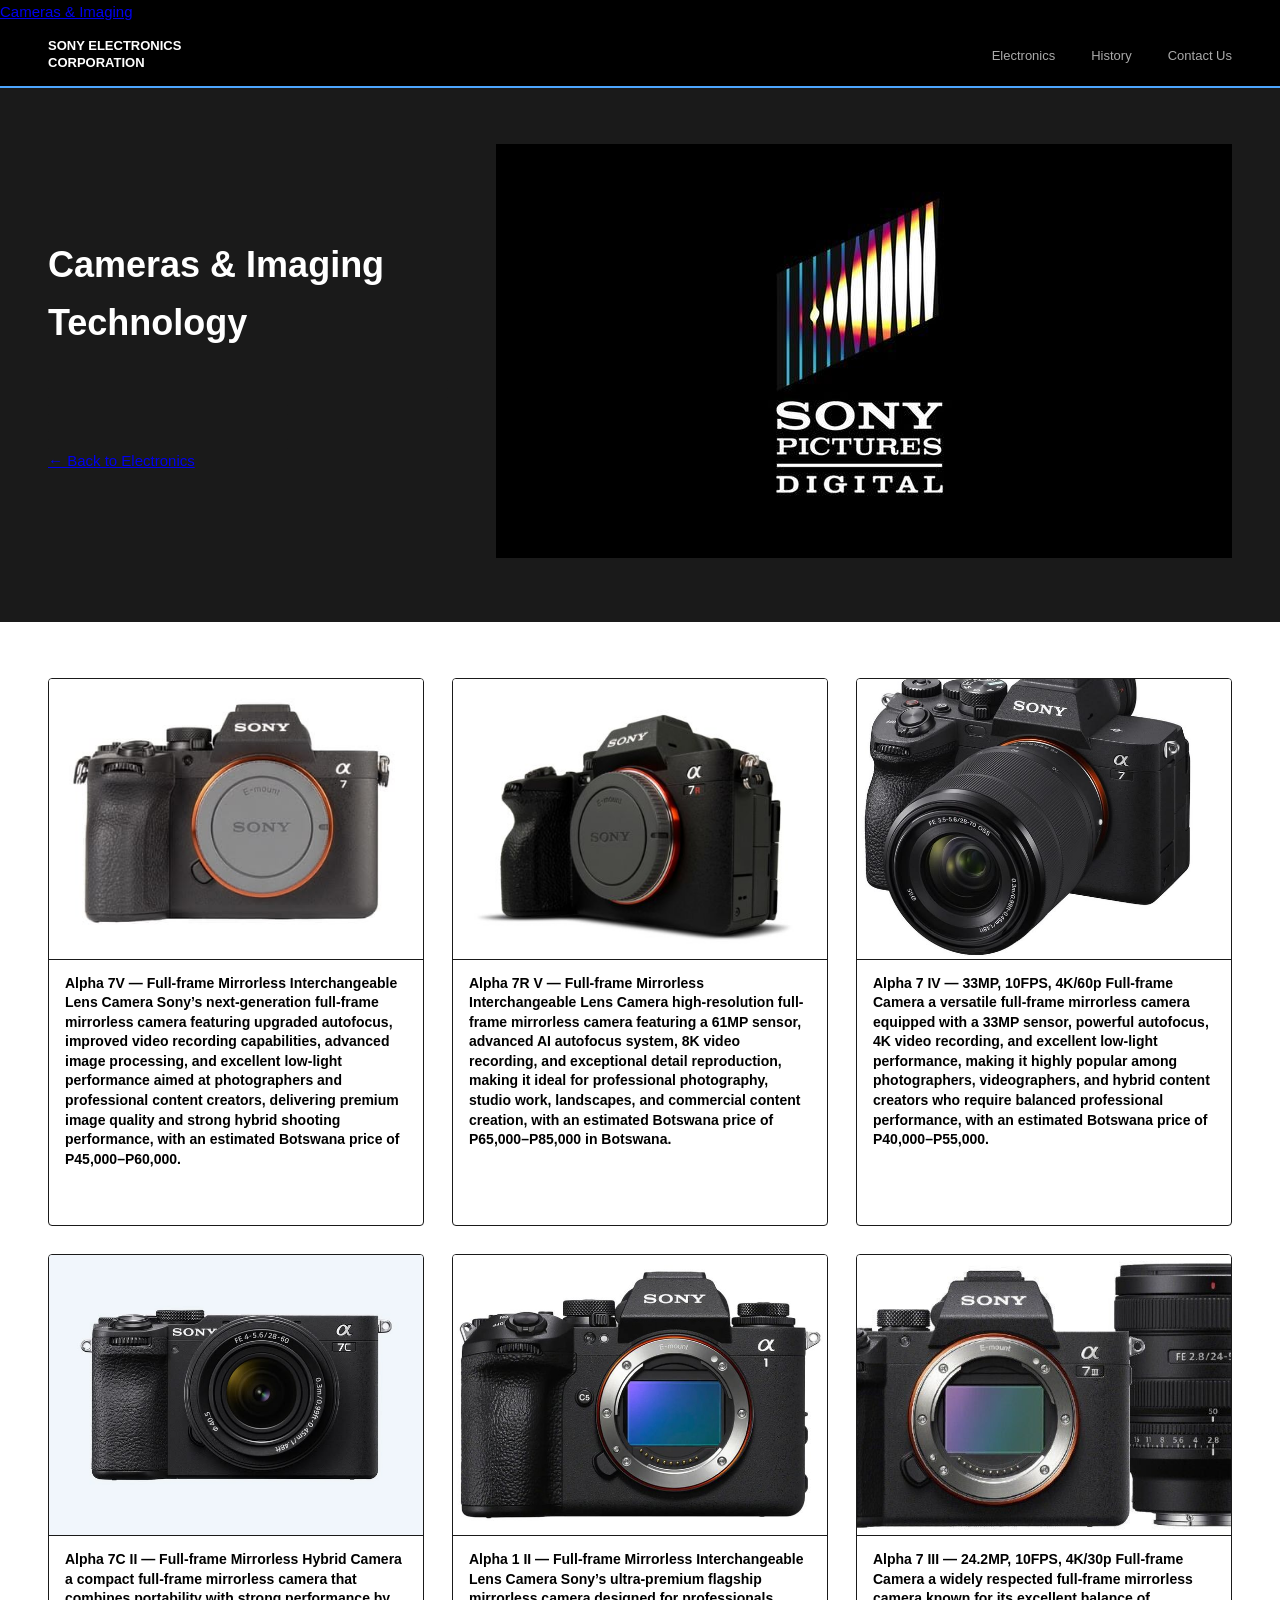
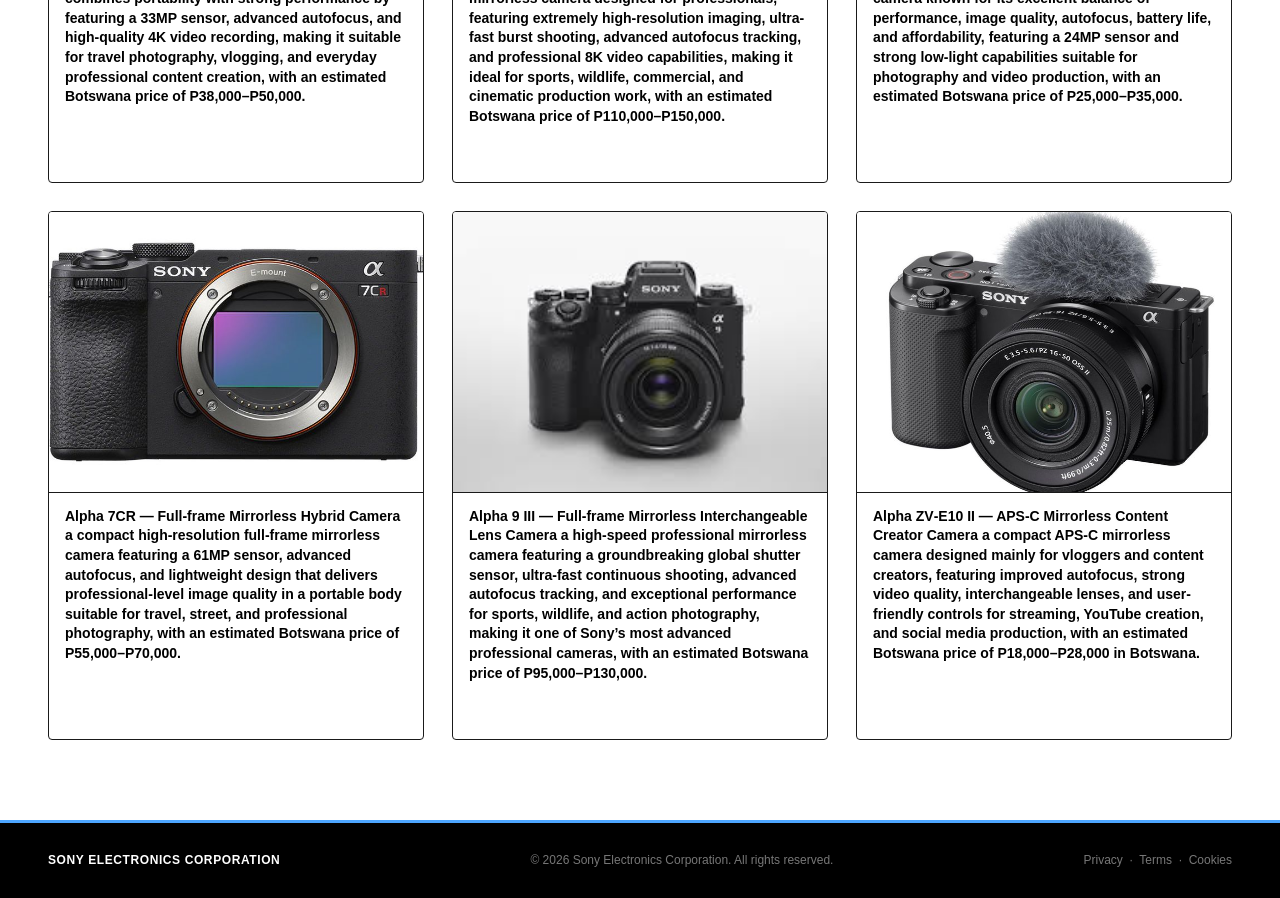
<file: imaging.html>
<!DOCTYPE html>
<html lang="en">
<head>
  <meta charset="UTF-8" />
  <meta name="viewport" content="width=device-width, initial-scale=1.0" />
  <title>Cameras & Imaging - Sony Electronics</title>
  <a href="imaging.html">Cameras & Imaging</a>


  <link rel="stylesheet" href="styles.css" />

  <link rel="stylesheet" href="category.css" />
</head>

<body>

  <header>
    <nav aria-label="Main Navigation">
      <div class="nav-logo">Sony Electronics<br>Corporation</div>

      <ul class="nav-links">
        <li><a href="index.html">Electronics</a></li>
        <li><a href="index.html#history-section">History</a></li>
        <li><a href="contact.html">Contact Us</a></li>
      </ul>
    </nav>
  </header>

  <main>

    <section class="page-header" aria-labelledby="page-title">
      <header class="page-header-text">
        <h1 id="page-title">Cameras & Imaging Technology</h1>

        <div class="text-lines">
          <span class="text-line"></span>
          <span class="text-line"></span>
          <span class="text-line short"></span>
          <span class="text-line"></span>
          <span class="text-line short"></span>
        </div>

        <a href="index.html" class="btn-back">← Back to Electronics</a>
      </header>

      <figure class="page-header-image">
  <img src="images/sony camera logo.jpg" alt="Cameras & Imaging Banner">
</figure>

    </section>

    <section class="products-section" aria-label="Cameras & Imaging Products">
  <div class="products-grid">

    <article class="product-card">
      <figure class="product-image">
        <img src="images/Sony Alpha 7 V Full-Frame Hybrid Mirrorless Camera_ 30fps Blackout-Free Shooting, AI Autofocus, 5-Axis in-Body Stabilization (Body only) (Sold without manufacturer warranty), Black.jpeg" alt="Sony Alpha 7V Camera">
      </figure>
      <h3>Alpha 7V — Full‑frame Mirrorless Interchangeable Lens Camera
        Sony’s next-generation full-frame mirrorless camera featuring upgraded autofocus, improved video recording capabilities, advanced image processing, and excellent low-light performance aimed at photographers and professional content creators, delivering premium image quality and strong hybrid shooting performance, with an estimated Botswana price of P45,000–P60,000.
      </h3>
      <p>A versatile full‑frame camera offering exceptional autofocus, dynamic range, and low‑light performance.</p>
    </article>

    <article class="product-card">
      <figure class="product-image">
        <img src="images/Sony Alpha 7R V Full-Frame Mirrorless Interchangeable Lens Camera (ILCE7RM5_B) 94148573106 _ eBay.jpeg" alt="Sony Alpha 7R V Camera">
      </figure>
      <h3>Alpha 7R V — Full‑frame Mirrorless Interchangeable Lens Camera
        high-resolution full-frame mirrorless camera featuring a 61MP sensor, advanced AI autofocus system, 8K video recording, and exceptional detail reproduction, making it ideal for professional photography, studio work, landscapes, and commercial content creation, with an estimated Botswana price of P65,000–P85,000 in Botswana.
      </h3>
      <p>Built for detail‑focused creators with a high‑resolution sensor and advanced AI‑powered autofocus.</p>
    </article>

    <article class="product-card">
      <figure class="product-image">
        <img src="images/Sony Alpha 7 IV Full-frame Mirrorless Interchangeable Lens Camera with 28-70mm Zoom Lens Kit.jpeg" alt="Sony Alpha 7 IV Camera">
      </figure>
      <h3>Alpha 7 IV — 33MP, 10FPS, 4K/60p Full‑frame Camera
        a versatile full-frame mirrorless camera equipped with a 33MP sensor, powerful autofocus, 4K video recording, and excellent low-light performance, making it highly popular among photographers, videographers, and hybrid content creators who require balanced professional performance, with an estimated Botswana price of P40,000–P55,000.
      </h3>
  
      <p>A hybrid powerhouse offering excellent stills and 4K video performance for creators.</p>
    </article>

    <article class="product-card">
      <figure class="product-image">
        <img src="images/Buy Sony Alpha 7C II_ Compact Full-Frame Mirrorless Camera_ Digital Cameras Deals _ Abanista Uganda.jpeg" alt="Sony Alpha 7C II Camera">
      </figure>
      <h3>Alpha 7C II — Full‑frame Mirrorless Hybrid Camera
        a compact full-frame mirrorless camera that combines portability with strong performance by featuring a 33MP sensor, advanced autofocus, and high-quality 4K video recording, making it suitable for travel photography, vlogging, and everyday professional content creation, with an estimated Botswana price of P38,000–P50,000.
      </h3>
    
      <p>Compact yet powerful, ideal for travel, vlogging, and everyday professional shooting.</p>
    </article>

    <article class="product-card">
      <figure class="product-image">
        <img src="images/Sony Alpha 1 II Mirrorless Digital Camera Body Only in Black.jpeg" alt="Sony Alpha 1 II Camera">
      </figure>
      <h3>Alpha 1 II — Full‑frame Mirrorless Interchangeable Lens Camera
        Sony’s ultra-premium flagship mirrorless camera designed for professionals, featuring extremely high-resolution imaging, ultra-fast burst shooting, advanced autofocus tracking, and professional 8K video capabilities, making it ideal for sports, wildlife, commercial, and cinematic production work, with an estimated Botswana price of P110,000–P150,000.
      </h3>
      <p>Flagship performance with ultra‑high resolution, fast burst shooting, and 8K video.</p>
    </article>

    <article class="product-card">
      <figure class="product-image">
        <img src="images/sonyl1.jpg" alt="Sony Alpha 7 III Camera">
      </figure>
      <h3>Alpha 7 III — 24.2MP, 10FPS, 4K/30p Full‑frame Camera
        a widely respected full-frame mirrorless camera known for its excellent balance of performance, image quality, autofocus, battery life, and affordability, featuring a 24MP sensor and strong low-light capabilities suitable for photography and video production, with an estimated Botswana price of P25,000–P35,000.
      </h3>

      <p>A balanced full‑frame camera known for reliability, speed, and excellent image quality.</p>
    </article>

    <article class="product-card">
      <figure class="product-image">
        <img src="images/Sony Alpha 7CR Full-Frame Interchangeable Lens Hybrid Camera in Black (Body Only).jpeg" alt="Sony Alpha 7CR Camera">
      </figure>
      <h3>Alpha 7CR — Full‑frame Mirrorless Hybrid Camera
        a compact high-resolution full-frame mirrorless camera featuring a 61MP sensor, advanced autofocus, and lightweight design that delivers professional-level image quality in a portable body suitable for travel, street, and professional photography, with an estimated Botswana price of P55,000–P70,000.
      </h3>

      <p>A compact high‑resolution camera designed for creators who need portability and detail.</p>
    </article>

    <article class="product-card">
      <figure class="product-image">
        <img src="images/alpha mark iii.jpeg" alt="Sony Alpha 9 III Camera">
      </figure>
      <h3>Alpha 9 III — Full‑frame Mirrorless Interchangeable Lens Camera
        a high-speed professional mirrorless camera featuring a groundbreaking global shutter sensor, ultra-fast continuous shooting, advanced autofocus tracking, and exceptional performance for sports, wildlife, and action photography, making it one of Sony’s most advanced professional cameras, with an estimated Botswana price of P95,000–P130,000.
      </h3>
      <p>Revolutionary global shutter sensor enabling distortion‑free action photography.</p>
    </article>

    <article class="product-card">
      <figure class="product-image">
        <img src="images/Sony Alpha ZV-E10.jpeg" alt="Sony Alpha ZV-E10 Camera">
      </figure>
      <h3>Alpha ZV‑E10 II — APS‑C Mirrorless Content Creator Camera
        a compact APS-C mirrorless camera designed mainly for vloggers and content creators, featuring improved autofocus, strong video quality, interchangeable lenses, and user-friendly controls for streaming, YouTube creation, and social media production, with an estimated Botswana price of P18,000–P28,000 in Botswana.
      </h3>
      <p>Designed for vloggers with fast autofocus, high‑quality video, and intuitive controls.</p>
    </article>

  </div>
</section>

       

  <footer>
    <span class="footer-logo">Sony Electronics Corporation</span>
    <span>&copy; 2026 Sony Electronics Corporation. All rights reserved.</span>
    <span>Privacy &nbsp;·&nbsp; Terms &nbsp;·&nbsp; Cookies</span>
  </footer>

</body>
</html>
</file>
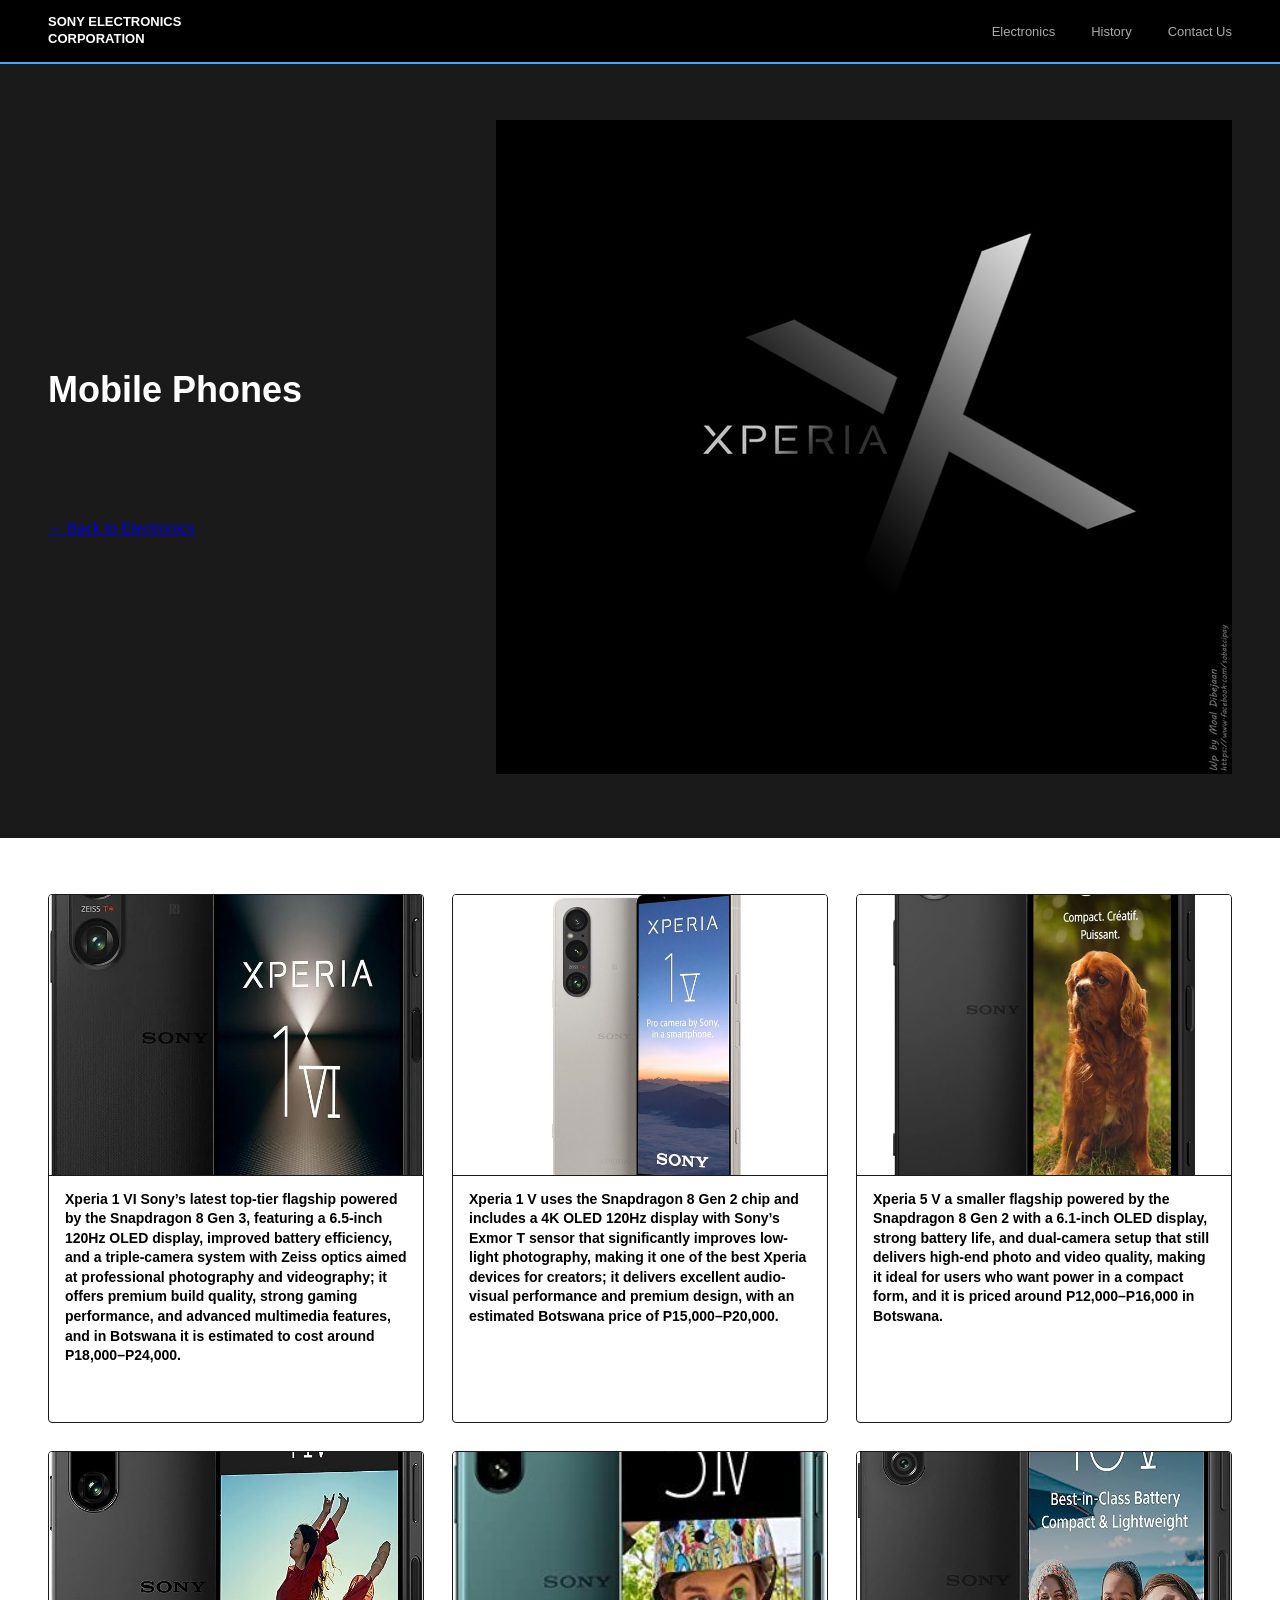
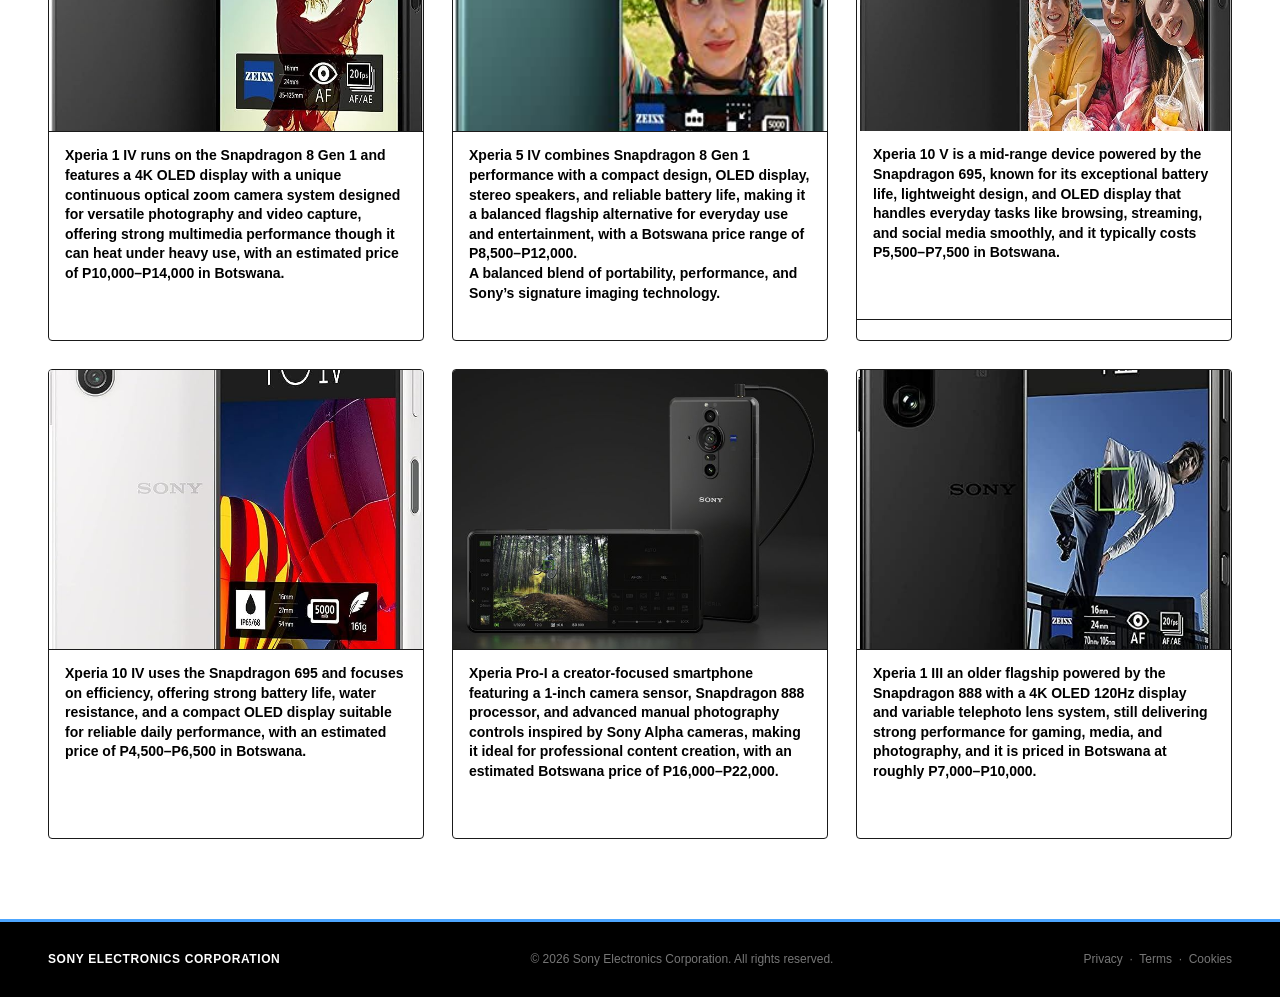
<file: mobile.html>
<!DOCTYPE html>
<html lang="en">
<head>
  <meta charset="UTF-8" />
  <meta name="viewport" content="width=device-width, initial-scale=1.0" />
  <title>Mobile Phones - Sony Electronics</title>

  <link rel="stylesheet" href="styles.css" />

  <link rel="stylesheet" href="category.css" />
</head>

<body>

  <header>
    <nav aria-label="Main Navigation">
      <div class="nav-logo">Sony Electronics<br>Corporation</div>

      <ul class="nav-links">
        <li><a href="index.html">Electronics</a></li>
        <li><a href="index.html#history-section">History</a></li>
        <li><a href="contact.html">Contact Us</a></li>
      </ul>
    </nav>
  </header>

  <main>

    <section class="page-header" aria-labelledby="page-title">
      <header class="page-header-text">
        <h1 id="page-title">Mobile Phones</h1>

        <div class="text-lines">
          <span class="text-line"></span>
          <span class="text-line"></span>
          <span class="text-line short"></span>
          <span class="text-line"></span>
          <span class="text-line short"></span>
        </div>

        <a href="index.html" class="btn-back">← Back to Electronics</a>
      </header>

      <figure class="page-header-image">
  <img src="images/Sony xperia wallpaper.jpeg" alt="Mobile Phones Logo">
</figure>

    </section>

    <section class="products-section" aria-label="Mobile Phones">
      <div class="products-grid">

       <article class="product-card">
      <figure class="product-image">
        <img src="images/Pre-order the Sony Xperia 1 VI from Amazon UK _ Check Price, Specs and Features.jpeg" alt="Sony Xperia 1 VI">
      </figure>
      <h3>Xperia 1 VI
        Sony’s latest top-tier flagship powered by the Snapdragon 8 Gen 3, featuring a 6.5-inch 120Hz OLED display, improved battery efficiency, and a triple-camera system with Zeiss optics aimed at professional photography and videography; it offers premium build quality, strong gaming performance, and advanced multimedia features, and in Botswana it is estimated to cost around P18,000–P24,000.
      </h3>
      <p>A flagship smartphone with a 4K HDR OLED display and advanced Alpha camera technology.</p>
    </article>

        <article class="product-card">
      <figure class="product-image">
        <img src="images/Sony Xperia 1 V (Next Gen Exmor T Sensor, 6,5 Zoll, 21_9, 4K HDR OLED, 120Hz, Dreifach-Objektiv).jpeg" alt="Sony Xperia 1 V">
      </figure>
      <h3>Xperia 1 V
        uses the Snapdragon 8 Gen 2 chip and includes a 4K OLED 120Hz display with Sony’s Exmor T sensor that significantly improves low-light photography, making it one of the best Xperia devices for creators; it delivers excellent audio-visual performance and premium design, with an estimated Botswana price of P15,000–P20,000.
      </h3>
      <p>Powered by Sony’s Exmor T sensor for stunning low‑light photography and cinematic video.</p>
    </article>

        <article class="product-card">
      <figure class="product-image">
        <img src="images/Sony Xperia 5 V Noir 128Go sans forfait et sans engagement.jpeg" alt="Sony Xperia 5 V">
      </figure>
      <h3>Xperia 5 V
        a smaller flagship powered by the Snapdragon 8 Gen 2 with a 6.1-inch OLED display, strong battery life, and dual-camera setup that still delivers high-end photo and video quality, making it ideal for users who want power in a compact form, and it is priced around P12,000–P16,000 in Botswana.
      </h3>
      <p>A compact powerhouse with premium performance and a versatile dual‑camera system.</p>
    </article>

       <article class="product-card">
      <figure class="product-image">
        <img src="images/Sony Xperia 1 IV (5G Smartphone, 6_5 Inch, 4K HDR 120 Hz OLED Display, Triple Camera with Optical Zo.jpeg" alt="Sony Xperia 1 IV">
      </figure>
      <h3>Xperia 1 IV
        runs on the Snapdragon 8 Gen 1 and features a 4K OLED display with a unique continuous optical zoom camera system designed for versatile photography and video capture, offering strong multimedia performance though it can heat under heavy use, with an estimated price of P10,000–P14,000 in Botswana.
      </h3>
      <p>Features continuous optical zoom and pro‑level video tools for creators and filmmakers.</p>
    </article>

       <article class="product-card">
      <figure class="product-image">
        <img src="images/Sony Xperia 5 iv XQ-CT72 5G Dual Sim (Green, 8GB Ram 256GB Storage).jpeg" alt="Sony Xperia 5 IV">
      </figure>
      <h3>Xperia 5 IV
        combines Snapdragon 8 Gen 1 performance with a compact design, OLED display, stereo speakers, and reliable battery life, making it a balanced flagship alternative for everyday use and entertainment, with a Botswana price range of P8,500–P12,000.
      <p>A balanced blend of portability, performance, and Sony’s signature imaging technology.</p>
    </article>

        <article class="product-card">
      <figure class="product-image">
        <img src="images/Sony Xperia 10 V Smartphone, 5,000 mAh Battery, 6_1-Inch 21_9 Wide OLED, Triple Lens, Lightweight &.jpeg" alt="Sony Xperia 10 V">
      <h3>Xperia 10 V
        is a mid-range device powered by the Snapdragon 695, known for its exceptional battery life, lightweight design, and OLED display that handles everyday tasks like browsing, streaming, and social media smoothly, and it typically costs P5,500–P7,500 in Botswana.
      </h3>
      <p>Lightweight design with a long‑lasting battery and a bright OLED display.</p>
    </article>

       <article class="product-card">
      <figure class="product-image">
        <img src="images/Sony Xperia 10 IV (5G smartphone, 6-inch, OLED display , triple camera, 3_5mm audio port, 5,000mAh b.jpeg" alt="Sony Xperia 10 IV">
      </figure>
      <h3>Xperia 10 IV
        uses the Snapdragon 695 and focuses on efficiency, offering strong battery life, water resistance, and a compact OLED display suitable for reliable daily performance, with an estimated price of P4,500–P6,500 in Botswana.
      </h3>
      <p>Efficient performance, triple‑camera versatility, and excellent battery life.</p>
    </article>

        <article class="product-card">
      <figure class="product-image">
        <img src="images/Sony Xperia Pro I met professionele camera _ LetsGoDigital.jpeg" alt="Sony Xperia Pro‑I">
      </figure>
      <h3>Xperia Pro‑I
        a creator-focused smartphone featuring a 1-inch camera sensor, Snapdragon 888 processor, and advanced manual photography controls inspired by Sony Alpha cameras, making it ideal for professional content creation, with an estimated Botswana price of P16,000–P22,000.
      </h3>
      <p>Built for professionals with a 1‑inch sensor and advanced manual photography controls.</p>
    </article>

       <article class="product-card">
      <figure class="product-image">
        <img src="images/download (3).jpeg" alt="Sony Xperia 1 III">
      </figure>
      <h3>Xperia 1 III
        an older flagship powered by the Snapdragon 888 with a 4K OLED 120Hz display and variable telephoto lens system, still delivering strong performance for gaming, media, and photography, and it is priced in Botswana at roughly P7,000–P10,000.
      </h3>
      <p>Combines a 4K 120Hz display with fast performance and real‑time eye autofocus.</p>
    </article>
      </div>
    </section>

  </main>

  <footer>
    <span class="footer-logo">Sony Electronics Corporation</span>
    <span>&copy; 2026 Sony Electronics Corporation. All rights reserved.</span>
    <span>Privacy &nbsp;·&nbsp; Terms &nbsp;·&nbsp; Cookies</span>
  </footer>

</body>
</html>
</file>
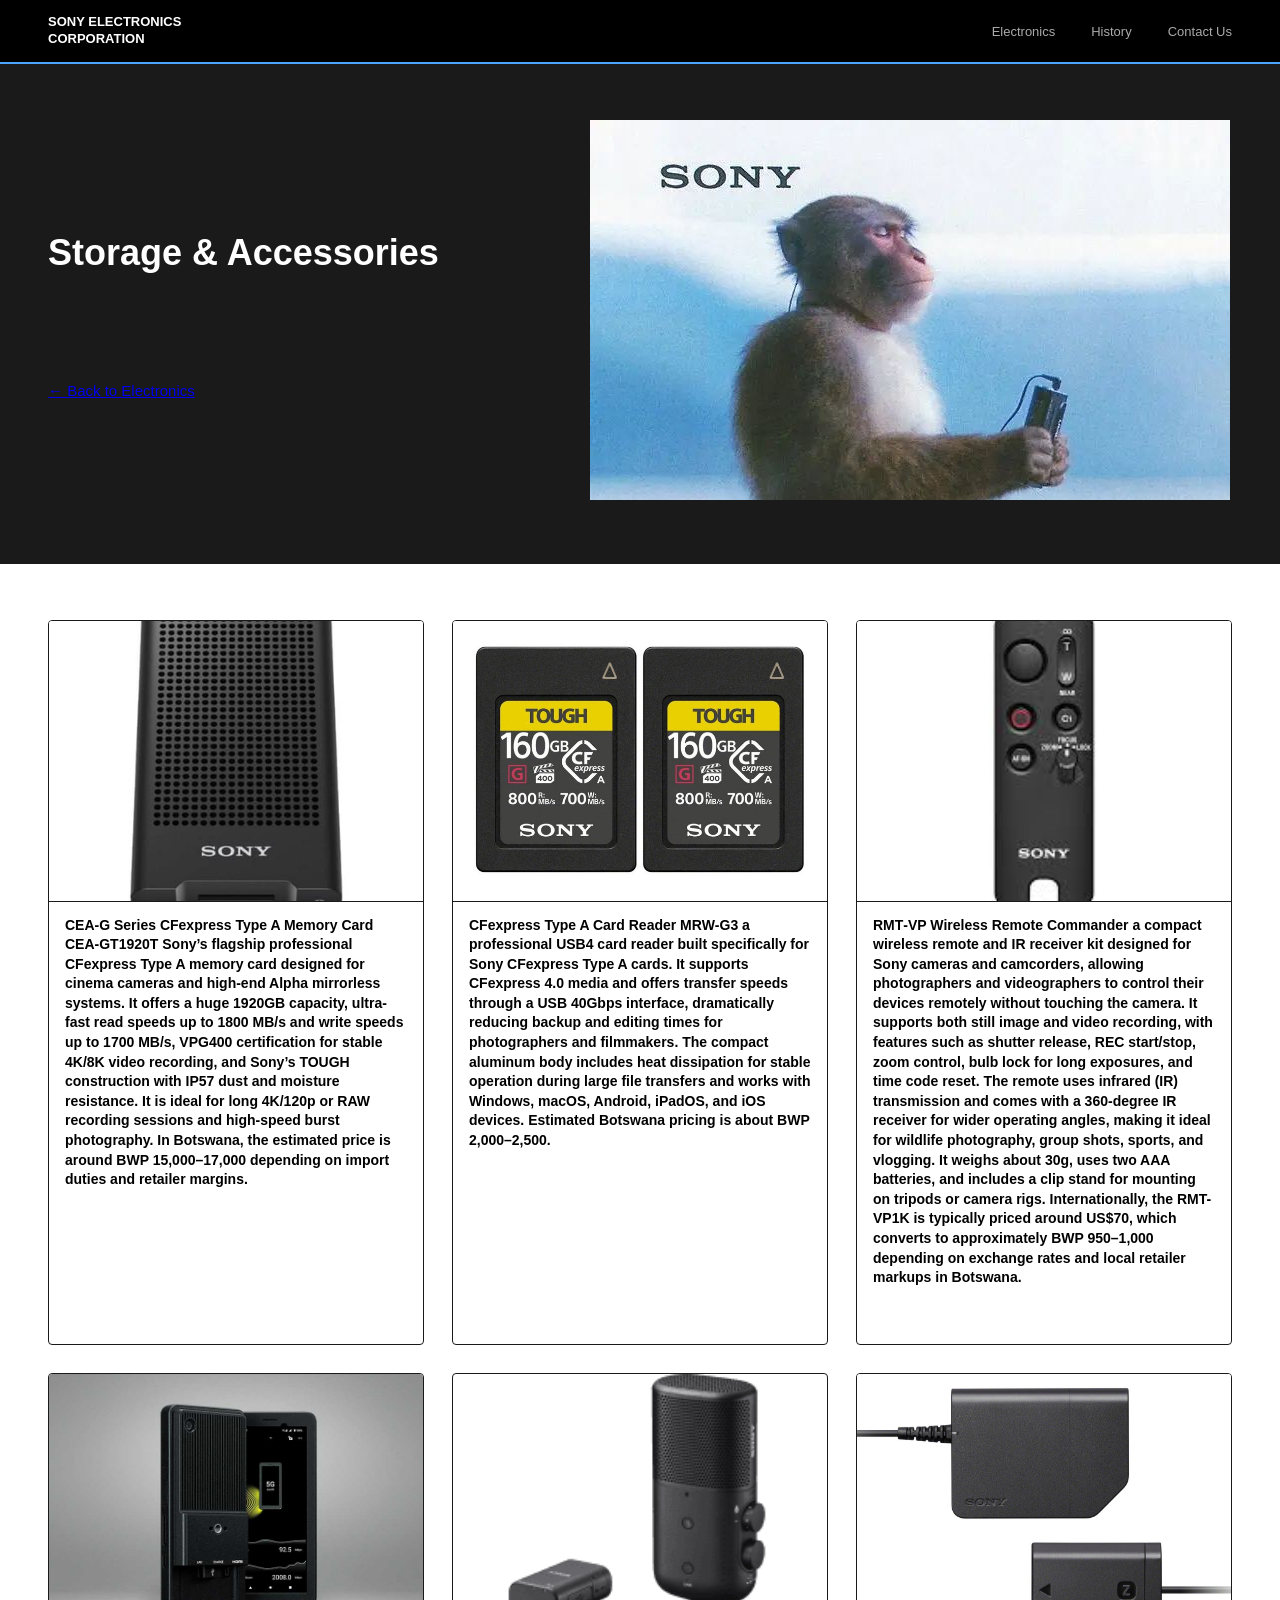
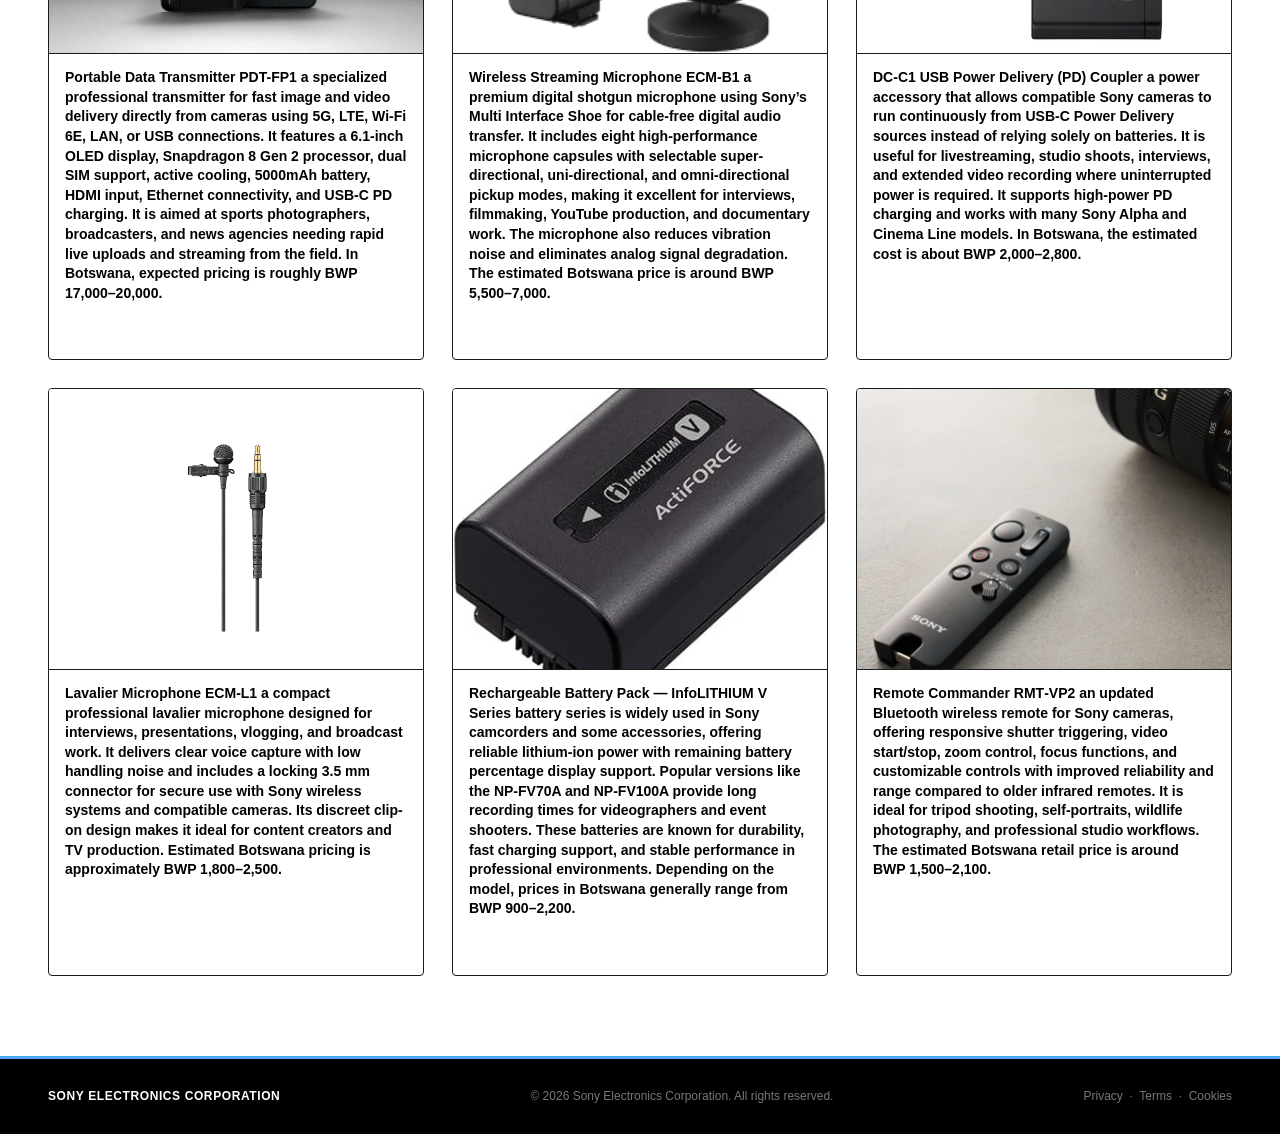
<file: storage.html>
<!DOCTYPE html>
<html lang="en">
<head>
  <meta charset="UTF-8" />
  <meta name="viewport" content="width=device-width, initial-scale=1.0" />
  <title>Storage & Accessories - Sony Electronics</title>

  <link rel="stylesheet" href="styles.css" />

  <link rel="stylesheet" href="category.css" />
</head>

<body>

  <header>
    <nav aria-label="Main Navigation">
      <div class="nav-logo">Sony Electronics<br>Corporation</div>

      <ul class="nav-links">
        <li><a href="index.html">Electronics</a></li>
        <li><a href="index.html#history-section">History</a></li>
        <li><a href="contact.html">Contact Us</a></li>
      </ul>
    </nav>
  </header>

  <main>

    <section class="page-header" aria-labelledby="page-title">
      <header class="page-header-text">
        <h1 id="page-title">Storage & Accessories</h1>

        <div class="text-lines">
          <span class="text-line"></span>
          <span class="text-line"></span>
          <span class="text-line short"></span>
          <span class="text-line"></span>
          <span class="text-line short"></span>
        </div>

        <a href="index.html" class="btn-back">← Back to Electronics</a>
      </header>

     <figure class="page-header-image">
  <img src="images/2000s archival media graphic design retro tech y2k sony.jpeg" alt="Storage & Accessories Banner">
</figure>

    </section>

   <section class="products-section" aria-label="Storage & Accessories Products">
  <div class="products-grid">

    <article class="product-card">
      <figure class="product-image">
        <img src="images/Sony CFexpress Type A Card Reader - High-Speed Transfer 40Gbps with USB Type C, Black.jpeg" alt="CEA‑G Series CFexpress Type A Memory Card">
      </figure>
      <h3>CEA‑G Series CFexpress Type A Memory Card CEA‑GT1920T
        Sony’s flagship professional CFexpress Type A memory card designed for cinema cameras and high-end Alpha mirrorless systems. It offers a huge 1920GB capacity, ultra-fast read speeds up to 1800 MB/s and write speeds up to 1700 MB/s, VPG400 certification for stable 4K/8K video recording, and Sony’s TOUGH construction with IP57 dust and moisture resistance. It is ideal for long 4K/120p or RAW recording sessions and high-speed burst photography. In Botswana, the estimated price is around BWP 15,000–17,000 depending on import duties and retailer margins.
      </h3>
      <p>High‑speed CFexpress Type A card designed for 4K/8K recording and ultra‑fast data transfer.</p>
    </article>

    <article class="product-card">
      <figure class="product-image">
        <img src="images/Sony CFexpress Type A 160GB Memory Card (2-Pack) Bundle (2 Items).jpeg" alt="CFexpress Type A 160GB Memory Card">
      </figure>
      <h3>CFexpress Type A Card Reader MRW‑G3
        a professional USB4 card reader built specifically for Sony CFexpress Type A cards. It supports CFexpress 4.0 media and offers transfer speeds through a USB 40Gbps interface, dramatically reducing backup and editing times for photographers and filmmakers. The compact aluminum body includes heat dissipation for stable operation during large file transfers and works with Windows, macOS, Android, iPadOS, and iOS devices. Estimated Botswana pricing is about BWP 2,000–2,500.
      </h3>
      <p>A compact high‑speed card reader optimized for CFexpress Type A and SD cards.</p>
    </article>

    <article class="product-card">
      <figure class="product-image">
        <img src="images/rmt remote commander.jpeg" alt="RMT‑VP Wireless Remote Commander">
      </figure>
      <h3>RMT‑VP Wireless Remote Commander
        a compact wireless remote and IR receiver kit designed for Sony cameras and camcorders, allowing photographers and videographers to control their devices remotely without touching the camera. It supports both still image and video recording, with features such as shutter release, REC start/stop, zoom control, bulb lock for long exposures, and time code reset. The remote uses infrared (IR) transmission and comes with a 360-degree IR receiver for wider operating angles, making it ideal for wildlife photography, group shots, sports, and vlogging. It weighs about 30g, uses two AAA batteries, and includes a clip stand for mounting on tripods or camera rigs. Internationally, the RMT-VP1K is typically priced around US$70, which converts to approximately BWP 950–1,000 depending on exchange rates and local retailer markups in Botswana.
      </h3>
      <p>Wireless control for compatible Sony cameras, ideal for video and long‑exposure shooting.</p>
    </article>

    <article class="product-card">
      <figure class="product-image">
        <img src="images/portable data transmitter.jpg" alt="Portable Data Transmitter">
      </figure>
      <h3>Portable Data Transmitter PDT-FP1
        a specialized professional transmitter for fast image and video delivery directly from cameras using 5G, LTE, Wi-Fi 6E, LAN, or USB connections. It features a 6.1-inch OLED display, Snapdragon 8 Gen 2 processor, dual SIM support, active cooling, 5000mAh battery, HDMI input, Ethernet connectivity, and USB-C PD charging. It is aimed at sports photographers, broadcasters, and news agencies needing rapid live uploads and streaming from the field. In Botswana, expected pricing is roughly BWP 17,000–20,000.
      </h3>
      <p>Professional‑grade wireless data transfer for fast, reliable file delivery on‑site.</p>
    </article>

    <article class="product-card">
      <figure class="product-image">
        <img src="images/wireless streaming microphone.png" alt="Wireless Streaming Microphone ECM‑B1">
      </figure>
      <h3>Wireless Streaming Microphone ECM‑B1
        a premium digital shotgun microphone using Sony’s Multi Interface Shoe for cable-free digital audio transfer. It includes eight high-performance microphone capsules with selectable super-directional, uni-directional, and omni-directional pickup modes, making it excellent for interviews, filmmaking, YouTube production, and documentary work. The microphone also reduces vibration noise and eliminates analog signal degradation. The estimated Botswana price is around BWP 5,500–7,000.
      </h3>
      <p>A compact digital microphone offering clear audio for streaming, vlogging, and interviews.</p>
    </article>

    <article class="product-card">
      <figure class="product-image">
        <img src="images/usb power delivery.jpg" alt="DC‑C1 USB Power Delivery (PD) Coupler">
      </figure>
      <h3>DC‑C1 USB Power Delivery (PD) Coupler
        a power accessory that allows compatible Sony cameras to run continuously from USB-C Power Delivery sources instead of relying solely on batteries. It is useful for livestreaming, studio shoots, interviews, and extended video recording where uninterrupted power is required. It supports high-power PD charging and works with many Sony Alpha and Cinema Line models. In Botswana, the estimated cost is about BWP 2,000–2,800.
      </h3>
      <p>Provides stable USB‑PD power for extended shooting sessions with compatible cameras.</p>
    </article>

    <article class="product-card">
      <figure class="product-image">
        <img src="images/Lavalier microphone.jpg" alt="Lavalier Microphone ECM‑L1">
      </figure>
      <h3>Lavalier Microphone ECM‑L1
        a compact professional lavalier microphone designed for interviews, presentations, vlogging, and broadcast work. It delivers clear voice capture with low handling noise and includes a locking 3.5 mm connector for secure use with Sony wireless systems and compatible cameras. Its discreet clip-on design makes it ideal for content creators and TV production. Estimated Botswana pricing is approximately BWP 1,800–2,500.
      </h3>

      <p>A discreet clip‑on microphone delivering clear voice recording for interviews and content creation.</p>
    </article>

    <article class="product-card">
      <figure class="product-image">
        <img src="images/infolithium.jpg" alt="InfoLITHIUM V Series Battery Pack">
      </figure>
      <h3>Rechargeable Battery Pack — InfoLITHIUM V Series
        battery series is widely used in Sony camcorders and some accessories, offering reliable lithium-ion power with remaining battery percentage display support. Popular versions like the NP-FV70A and NP-FV100A provide long recording times for videographers and event shooters. These batteries are known for durability, fast charging support, and stable performance in professional environments. Depending on the model, prices in Botswana generally range from BWP 900–2,200.
      </h3>

      <p>Reliable long‑lasting battery performance for Sony camcorders and professional equipment.</p>
    </article>

    <article class="product-card">
      <figure class="product-image">
        <img src="images/remote commander rmt-vp2 2.png" alt="Remote Commander">
      </figure>
      <h3>Remote Commander RMT‑VP2
        an updated Bluetooth wireless remote for Sony cameras, offering responsive shutter triggering, video start/stop, zoom control, focus functions, and customizable controls with improved reliability and range compared to older infrared remotes. It is ideal for tripod shooting, self-portraits, wildlife photography, and professional studio workflows. The estimated Botswana retail price is around BWP 1,500–2,100.
      </h3>
      <p>A versatile remote control for Sony cameras and camcorders, ideal for precise shooting.</p>
    </article>

  </div>
</section>


  <footer>
    <span class="footer-logo">Sony Electronics Corporation</span>
    <span>&copy; 2026 Sony Electronics Corporation. All rights reserved.</span>
    <span>Privacy &nbsp;·&nbsp; Terms &nbsp;·&nbsp; Cookies</span>
  </footer>

</body>
</html>
</file>
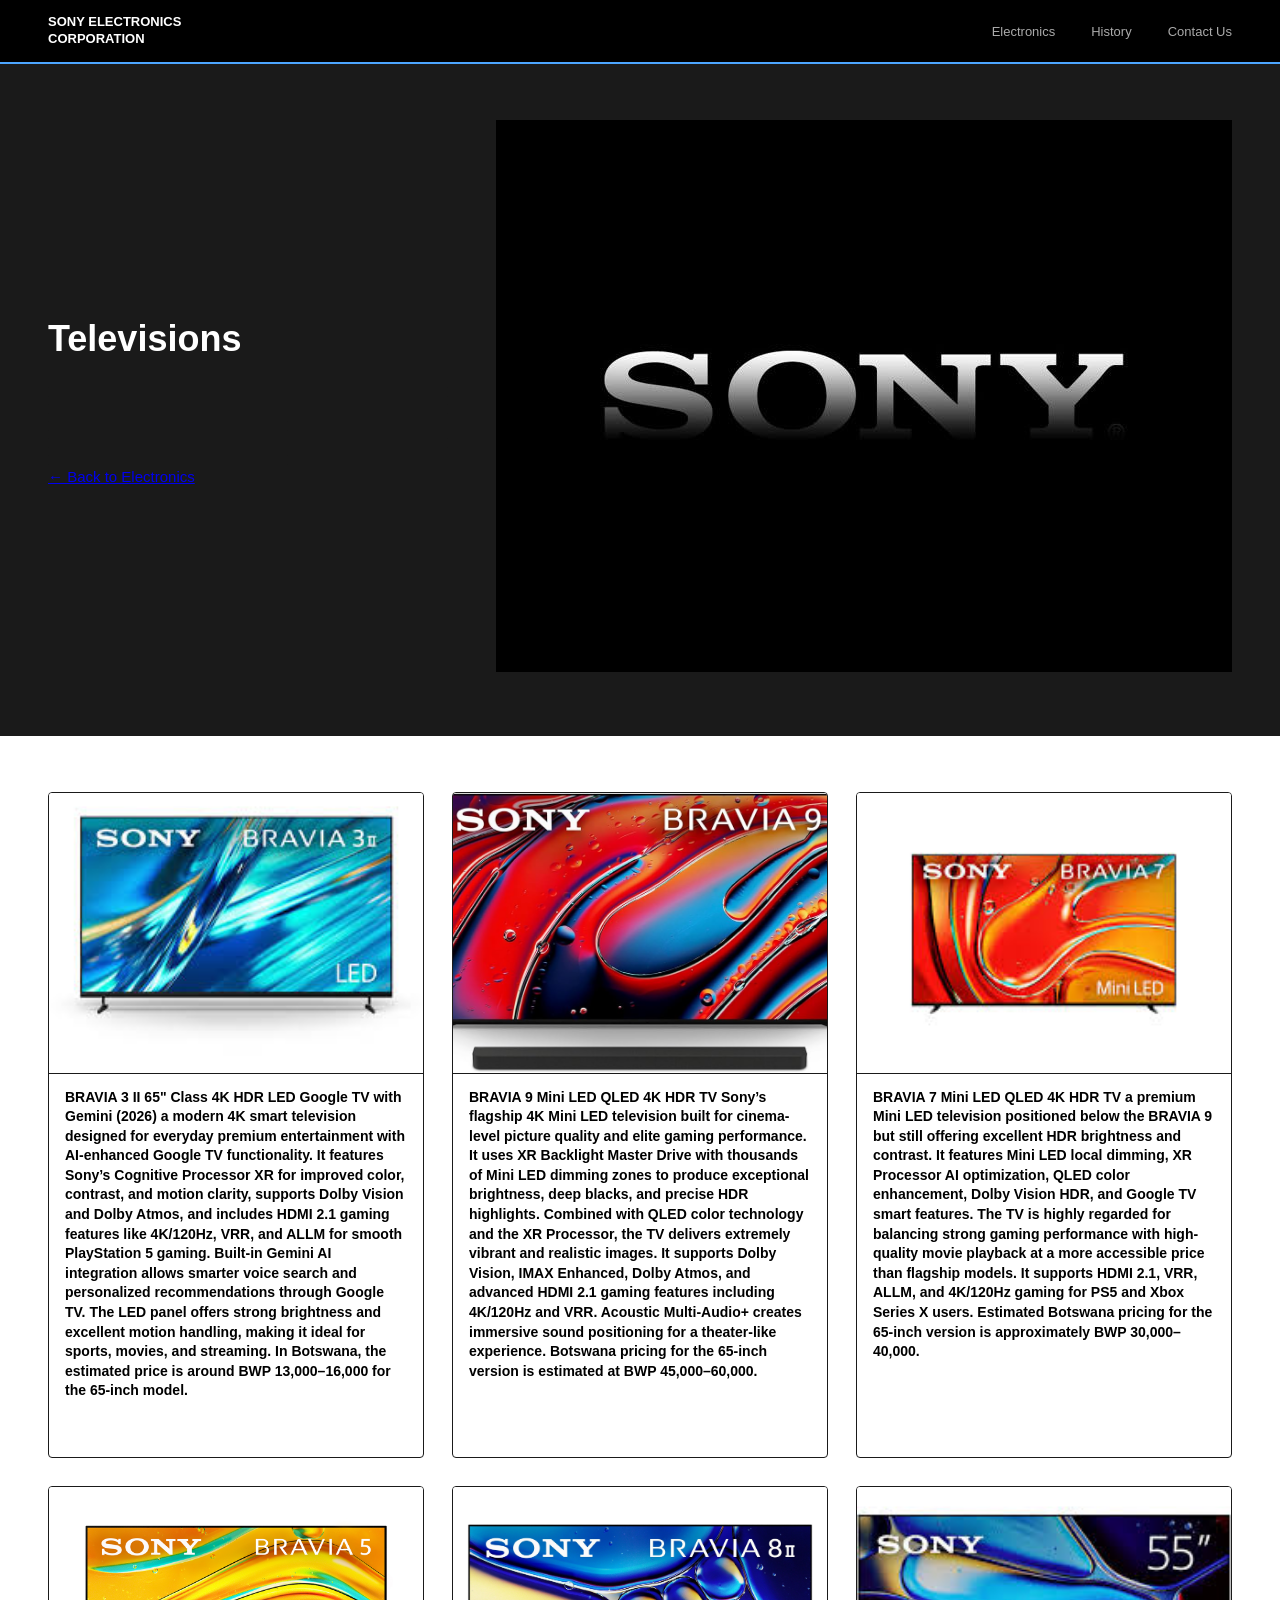
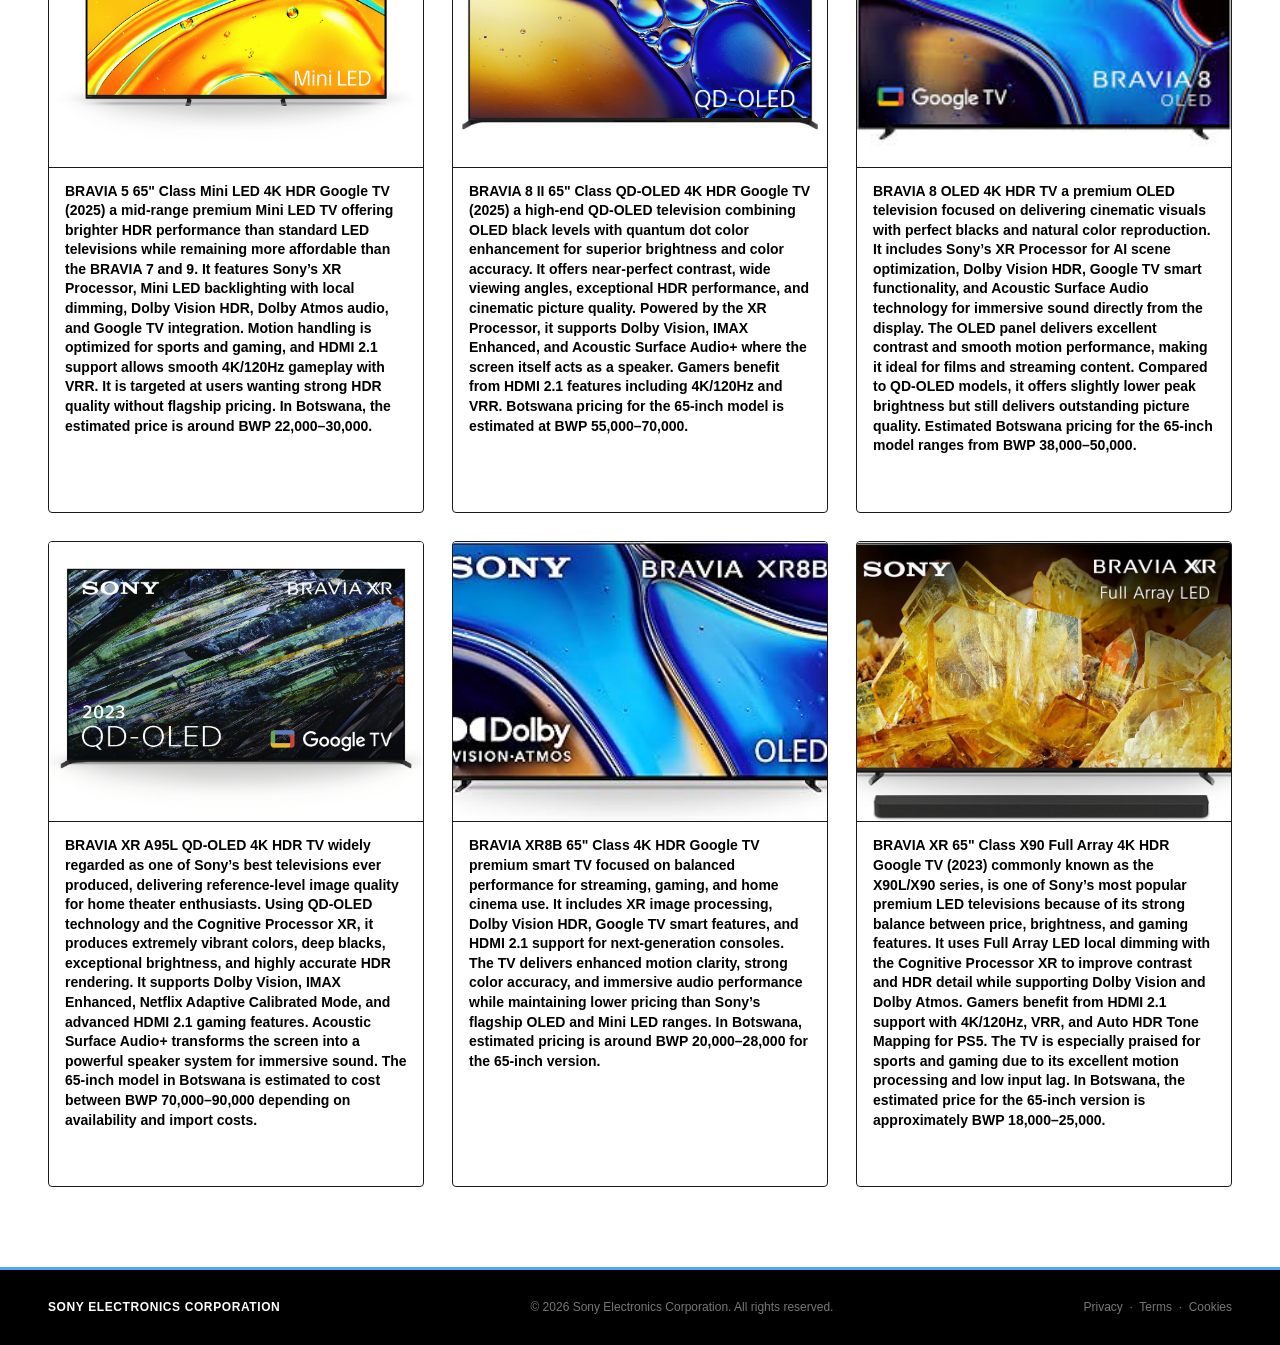
<file: televisions.html>
<!DOCTYPE html>
<html lang="en">
<head>
  <meta charset="UTF-8" />
  <meta name="viewport" content="width=device-width, initial-scale=1.0" />
  <title>Televisions - Sony Electronics</title>

  <link rel="stylesheet" href="styles.css" />

  <link rel="stylesheet" href="category.css" />
</head>

<body>

  <header>
    <nav aria-label="Main Navigation">
      <div class="nav-logo">Sony Electronics<br>Corporation</div>

      <ul class="nav-links">
        <li><a href="index.html">Electronics</a></li>
        <li><a href="index.html#history-section">History</a></li>
        <li><a href="contact.html">Contact Us</a></li>
      </ul>
    </nav>
  </header>

  <main>

    <section class="page-header" aria-labelledby="page-title">
      <header class="page-header-text">
        <h1 id="page-title">Televisions</h1>

        <div class="text-lines">
          <span class="text-line"></span>
          <span class="text-line"></span>
          <span class="text-line short"></span>
          <span class="text-line"></span>
          <span class="text-line short"></span>
        </div>

        <a href="index.html" class="btn-back">← Back to Electronics</a>
      </header>

    <figure class="page-header-image">
  <img src="images/sonytv logo.jpg" alt="Televisions Banner">
</figure>

    </section>

    <section class="products-section" aria-label="Television Products">
      <div class="products-grid">
    <article class="product-card">
      <figure class="product-image">
        <img src="images/bravia 3 2026jpeg.jpeg" alt="BRAVIA 3 II 65-inch 4K HDR LED Google TV">
      </figure>
      <h3>BRAVIA 3 II 65" Class 4K HDR LED Google TV with Gemini (2026)
        a modern 4K smart television designed for everyday premium entertainment with AI-enhanced Google TV functionality. It features Sony’s Cognitive Processor XR for improved color, contrast, and motion clarity, supports Dolby Vision and Dolby Atmos, and includes HDMI 2.1 gaming features like 4K/120Hz, VRR, and ALLM for smooth PlayStation 5 gaming. Built-in Gemini AI integration allows smarter voice search and personalized recommendations through Google TV. The LED panel offers strong brightness and excellent motion handling, making it ideal for sports, movies, and streaming. In Botswana, the estimated price is around BWP 13,000–16,000 for the 65-inch model.
      </h3>
      <p>A smart 4K LED TV powered by Google TV with enhanced clarity and smooth motion.</p>
    </article>

    <article class="product-card">
      <figure class="product-image">
        <img src="images/bravia9.jpg" alt="BRAVIA 9 Mini LED QLED 4K HDR TV">
      </figure>
      <h3>BRAVIA 9 Mini LED QLED 4K HDR TV
        Sony’s flagship 4K Mini LED television built for cinema-level picture quality and elite gaming performance. It uses XR Backlight Master Drive with thousands of Mini LED dimming zones to produce exceptional brightness, deep blacks, and precise HDR highlights. Combined with QLED color technology and the XR Processor, the TV delivers extremely vibrant and realistic images. It supports Dolby Vision, IMAX Enhanced, Dolby Atmos, and advanced HDMI 2.1 gaming features including 4K/120Hz and VRR. Acoustic Multi-Audio+ creates immersive sound positioning for a theater-like experience. Botswana pricing for the 65-inch version is estimated at BWP 45,000–60,000.
      </h3>
      <p>Premium Mini LED display delivering exceptional brightness, contrast, and cinematic color.</p>
    </article>

    <article class="product-card">
      <figure class="product-image">
        <img src="images/bravia 7 miniled.jpeg" alt="BRAVIA 7 Mini LED QLED 4K HDR TV">
      </figure>
      <h3>BRAVIA 7 Mini LED QLED 4K HDR TV
        a premium Mini LED television positioned below the BRAVIA 9 but still offering excellent HDR brightness and contrast. It features Mini LED local dimming, XR Processor AI optimization, QLED color enhancement, Dolby Vision HDR, and Google TV smart features. The TV is highly regarded for balancing strong gaming performance with high-quality movie playback at a more accessible price than flagship models. It supports HDMI 2.1, VRR, ALLM, and 4K/120Hz gaming for PS5 and Xbox Series X users. Estimated Botswana pricing for the 65-inch version is approximately BWP 30,000–40,000.
      </h3>
      <p>A balanced Mini LED TV offering vibrant colors and immersive HDR performance.</p>
    </article>

    <article class="product-card">
      <figure class="product-image">
        <img src="images/bravia5 65inch.jpg" alt="BRAVIA 5 65-inch Mini LED 4K HDR Google TV">
      </figure>
      <h3>BRAVIA 5 65" Class Mini LED 4K HDR Google TV (2025)
        a mid-range premium Mini LED TV offering brighter HDR performance than standard LED televisions while remaining more affordable than the BRAVIA 7 and 9. It features Sony’s XR Processor, Mini LED backlighting with local dimming, Dolby Vision HDR, Dolby Atmos audio, and Google TV integration. Motion handling is optimized for sports and gaming, and HDMI 2.1 support allows smooth 4K/120Hz gameplay with VRR. It is targeted at users wanting strong HDR quality without flagship pricing. In Botswana, the estimated price is around BWP 22,000–30,000.
      </h3>
      <p>Advanced Mini LED technology with Google TV for seamless streaming and smart control.</p>
    </article>

    <article class="product-card">
      <figure class="product-image">
        <img src="images/bravia8 65inch.jpg" alt="BRAVIA 8 II 65-inch QD-OLED 4K HDR Google TV">
      </figure>
      <h3>BRAVIA 8 II 65" Class QD‑OLED 4K HDR Google TV (2025)
        a high-end QD-OLED television combining OLED black levels with quantum dot color enhancement for superior brightness and color accuracy. It offers near-perfect contrast, wide viewing angles, exceptional HDR performance, and cinematic picture quality. Powered by the XR Processor, it supports Dolby Vision, IMAX Enhanced, and Acoustic Surface Audio+ where the screen itself acts as a speaker. Gamers benefit from HDMI 2.1 features including 4K/120Hz and VRR. Botswana pricing for the 65-inch model is estimated at BWP 55,000–70,000.
      </h3>
      <p>QD‑OLED panel delivering deep blacks, vivid colors, and exceptional viewing angles.</p>
    </article>

    <article class="product-card">
      <figure class="product-image">
        <img src="images/bravia 8 oled 4k.jpeg" alt="BRAVIA 8 OLED 4K HDR TV">
      </figure>
      <h3>BRAVIA 8 OLED 4K HDR TV
        a premium OLED television focused on delivering cinematic visuals with perfect blacks and natural color reproduction. It includes Sony’s XR Processor for AI scene optimization, Dolby Vision HDR, Google TV smart functionality, and Acoustic Surface Audio technology for immersive sound directly from the display. The OLED panel delivers excellent contrast and smooth motion performance, making it ideal for films and streaming content. Compared to QD-OLED models, it offers slightly lower peak brightness but still delivers outstanding picture quality. Estimated Botswana pricing for the 65-inch model ranges from BWP 38,000–50,000.
      </h3>
      <p>Pure OLED contrast and lifelike picture quality with immersive sound positioning.</p>
    </article>

    <article class="product-card">
      <figure class="product-image">
        <img src="images/bravia xr a95 4kjpg.jpg" alt="BRAVIA XR A95L QD‑OLED 4K HDR TV">
      </figure>
      <h3>BRAVIA XR A95L QD‑OLED 4K HDR TV
        widely regarded as one of Sony’s best televisions ever produced, delivering reference-level image quality for home theater enthusiasts. Using QD-OLED technology and the Cognitive Processor XR, it produces extremely vibrant colors, deep blacks, exceptional brightness, and highly accurate HDR rendering. It supports Dolby Vision, IMAX Enhanced, Netflix Adaptive Calibrated Mode, and advanced HDMI 2.1 gaming features. Acoustic Surface Audio+ transforms the screen into a powerful speaker system for immersive sound. The 65-inch model in Botswana is estimated to cost between BWP 70,000–90,000 depending on availability and import costs.
      </h3>
      <p>Next‑generation QD‑OLED delivering unmatched brightness, color accuracy, and clarity.</p>
    </article>

    <article class="product-card">
      <figure class="product-image">
        <img src="images/bravia xr8b.jpg" alt="BRAVIA XR8B 65" Class 4K HDR Google TV">
      </figure>
      <h3>BRAVIA XR8B 65" Class 4K HDR Google TV
        premium smart TV focused on balanced performance for streaming, gaming, and home cinema use. It includes XR image processing, Dolby Vision HDR, Google TV smart features, and HDMI 2.1 support for next-generation consoles. The TV delivers enhanced motion clarity, strong color accuracy, and immersive audio performance while maintaining lower pricing than Sony’s flagship OLED and Mini LED ranges. In Botswana, estimated pricing is around BWP 20,000–28,000 for the 65-inch version.
      </h3>
      <p>A powerful 4K HDR TV with XR processing for enhanced realism and smooth motion.</p>
    </article>

    <article class="product-card">
      <figure class="product-image">
        <img src="images/bravia xr (2).jpg" alt="BRAVIA XR 65" Class X90 Full Array 4K HDR Google TV">
      </figure>
      <h3>BRAVIA XR 65" Class X90 Full Array 4K HDR Google TV (2023)
        commonly known as the X90L/X90 series, is one of Sony’s most popular premium LED televisions because of its strong balance between price, brightness, and gaming features. It uses Full Array LED local dimming with the Cognitive Processor XR to improve contrast and HDR detail while supporting Dolby Vision and Dolby Atmos. Gamers benefit from HDMI 2.1 support with 4K/120Hz, VRR, and Auto HDR Tone Mapping for PS5. The TV is especially praised for sports and gaming due to its excellent motion processing and low input lag. In Botswana, the estimated price for the 65-inch version is approximately BWP 18,000–25,000.

      </h3>
      <p>Full‑array LED backlighting for improved contrast and dynamic HDR performance.</p>
    </article>

  </div>
</section>


  <footer>
    <span class="footer-logo">Sony Electronics Corporation</span>
    <span>&copy; 2026 Sony Electronics Corporation. All rights reserved.</span>
    <span>Privacy &nbsp;·&nbsp; Terms &nbsp;·&nbsp; Cookies</span>
  </footer>

</body>
</html>
</file>
<file: home.css>
* {
    margin: 0;
    padding: 0;
    box-sizing: border-box;
}

a,
a:visited {
    text-decoration: none;
    color: inherit;
}


body {
    font-family: -apple-system, BlinkMacSystemFont, 'Segoe UI', Roboto, 'Helvetica Neue', Arial, sans-serif;
    background-color: #000;
    color: #fff;
}

header {
    background-color: #000;
    border-bottom: 2px solid #1f1f1f;
    padding: 20px 0;
}

.header-container {
    max-width: 1200px;
    margin: 0 auto;
    padding: 0 20px;
    display: flex;
    justify-content: space-between;
    align-items: center;
}

.logo {
    font-weight: 700;
    font-size: 14px;
    letter-spacing: 0.5px;
    color: #fff;
}

.navbar {
    display: flex;
    gap: 40px;
}

.navbar a {
    text-decoration: none;
    color: #ccc;
    font-size: 14px;
    transition: color 0.3s;
}

.navbar a:hover {
    color: #4da6ff;
}

/* HERO */
.hero {
    max-width: 1200px;
    margin: 0 auto;
    padding: 60px 20px;
    display: grid;
    grid-template-columns: 1fr 1fr;
    gap: 40px;
    align-items: center;
}

.hero-content h2,
.hero-content h1 {
    font-size: 48px;
    font-weight: 700;
    margin-bottom: 20px;
    line-height: 1.2;
    color: #fff;
}

.hero-content p {
    font-size: 16px;
    color: #aaa;
    line-height: 1.6;
}

.hero-image {
    background-color: #111;
    height: 400px;
    border-radius: 8px;
    display: flex;
    align-items: center;
    justify-content: center;
}

.hero-image img {
    width: 100%;
    height: 100%;
    object-fit: cover;
}

.carousel-container {
    width: 100%;
    margin: 60px 0;
    padding: 0;
}

.carousel-display {
    width: 100vw;
    margin-left: calc(50% - 50vw);
    margin-right: calc(50% - 50vw);
    background-color: #000;
}

.carousel-display img {
    width: 100%;
    height: 100%;
    object-fit: contain;
}

.carousel-indicator {
    margin-top: 20px;
    text-align: center;
    font-size: 14px;
    color: #aaa;
}

.carousel-thumbnails,
.carousel-indicator {
    max-width: 1200px;
    margin: 0 auto;
}

.carousel-thumbnails {
    margin-top: 30px;
    overflow: hidden;
}

.carousel-track {
    display: flex;
    gap: 20px;
    transition: transform 0.5s ease;
}

.product-card {
    flex: 0 0 140px;
    aspect-ratio: 4/3;
    overflow: hidden;
    border-radius: 4px;
    cursor: pointer;
    background-color: #111;
    border: 1px solid #222;
}

.product-card img {
    width: 100%;
    height: 100%;
    object-fit: cover;
}


.electronics {
    max-width: 1200px;
    margin: 0 auto;
    padding: 60px 20px;
}

.electronics h2 {
    text-align: center;
    font-size: 36px;
    font-weight: 700;
    margin-bottom: 60px;
    font-style: italic;
    color: #fff;
}

.electronics-grid {
    display: grid;
    grid-template-columns: repeat(3, 1fr);
    gap: 30px;
}

.electronics-card {
    padding: 30px;
    background-color: #111;
    border: 1px solid #222;
    border-radius: 4px;
    text-decoration: none;
    color: #fff;
    transition: box-shadow 0.3s, border-color 0.3s;
}

.electronics-card:hover {
    border-color: #4da6ff;
    box-shadow: 0 0 12px rgba(77, 166, 255, 0.3);
}

.card-icon {
    font-size: 24px;
    margin-bottom: 12px;
}

.electronics-card h3 {
    font-size: 16px;
    font-weight: 700;
    margin-bottom: 10px;
}

.electronics-card p {
    font-size: 14px;
    color: #aaa;
    line-height: 1.6;
}


.history {
    max-width: 1200px;
    margin: 0 auto;
    padding: 60px 20px;
}

.history h2 {
    text-align: center;
    font-size: 36px;
    font-weight: 700;
    margin-bottom: 60px;
    font-style: italic;
    color: #fff;
}

.history-content {
    display: flex;
    flex-direction: column;
    gap: 60px;
}

.history-item {
    display: grid;
    grid-template-columns: 1fr 1fr;
    gap: 40px;
    align-items: center;
}

.history-image {
    background-color: #111;
    aspect-ratio: 4/3;
    border-radius: 4px;
}

.history-text {
    background-color: #111;
    padding: 30px;
    border-radius: 4px;
    border: 1px solid #222;
}

.history-text h3 {
    font-size: 20px;
    font-weight: 700;
    margin-bottom: 15px;
    color: #4da6ff;
}

.history-text p {
    font-size: 15px;
    color: #aaa;
    line-height: 1.6;
}

footer {
    background-color: #000;
    padding: 20px 0;
    margin-top: 60px;
    border-top: 2px solid #1f1f1f;
}

.footer-container {
    max-width: 1200px;
    margin: 0 auto;
    padding: 0 20px;
    display: flex;
    justify-content: space-between;
    align-items: center;
}

.footer-left {
    font-weight: 700;
    font-size: 14px;
    color: #fff;
}

.footer-right {
    font-size: 13px;
    color: #777;
}


@media (max-width: 768px) {
    .hero {
        grid-template-columns: 1fr;
        padding: 40px 20px;
    }
    
img {
    display: block;
}

figure {
    line-height: 0;
}


    .hero-content h1,
    .hero-content h2 {
        font-size: 36px;
    }

    .electronics-grid {
        grid-template-columns: 1fr;
    }

    .history-item {
        grid-template-columns: 1fr;
    }

    .footer-container {
        flex-direction: column;
        gap: 15px;
        text-align: center;
    }
}
@media (max-width: 768px) {
    .hero {
        grid-template-columns: 1fr;
        padding: 40px 20px;
    }

    .hero-content h1,
    .hero-content h2 {
        font-size: 36px;
    }

    .electronics-grid {
        grid-template-columns: 1fr;
    }

    .history-item {
        grid-template-columns: 1fr;
    }

    .footer-container {
        flex-direction: column;
        gap: 15px;
        text-align: center;
    }
}


img {
    display: block;
}

figure {
    line-height: 0;
}
</file>
<file: styles.css>
* {
  margin: 0;
  padding: 0;
  box-sizing: border-box;
}


:root {
  --white:      #ffffff;
  --black:      #000000;
  --blue:       #4da6ff;     
  --blue-dark:  #1e5bd6;
  --blue-light: #1a1a1a;

  --gray-100:   #111111;
  --gray-200:   #1a1a1a;
  --gray-400:   #777777;
  --gray-600:   #aaaaaa;
}


body {
  font-family: Arial, Helvetica, sans-serif;
  background-color: var(--black);
  color: var(--white);
  font-size: 15px;
  line-height: 1.6;
}


nav {
  background-color: var(--black);
  border-bottom: 2px solid var(--blue);
  display: flex;
  align-items: center;
  justify-content: space-between;
  padding: 0 48px;
  height: 64px;
  position: sticky;
  top: 0;
  z-index: 100;
}

.nav-logo {
  font-size: 13px;
  font-weight: bold;
  text-transform: uppercase;
  color: var(--white);
  line-height: 1.3;
}

.nav-links {
  list-style: none;
  display: flex;
  gap: 36px;
}

.nav-links a {
  text-decoration: none;
  font-size: 13px;
  color: var(--gray-600);
  transition: 0.3s;
}

.nav-links a:hover {
  color: var(--blue);
}


footer {
  background-color: var(--black);
  border-top: 3px solid var(--blue);
  color: var(--gray-400);
  padding: 28px 48px;
  display: flex;
  justify-content: space-between;
  align-items: center;
  font-size: 12px;
}

.footer-logo {
  font-weight: bold;
  text-transform: uppercase;
  color: var(--white);
  letter-spacing: 0.05em;
}


.placeholder-image {
  background-color: var(--gray-100);
  border: 1px solid var(--gray-200);
  border-radius: 4px;
  display: flex;
  align-items: center;
  justify-content: center;
  color: var(--gray-400);
}

.placeholder-image svg {
  width: 56px;
  height: 42px;
}


.text-lines {
  display: flex;
  flex-direction: column;
  gap: 7px;
  margin-top: 10px;
}

.text-line {
  display: block;
  height: 10px;
  background-color: var(--gray-200);
  border-radius: 2px;
  width: 100%;
}

.text-line.short {
  width: 60%;
}

/
.btn-back {
  display: inline-block;
  font-size: 13px;
  font-weight: bold;
  color: var(--blue);
  text-decoration: none;
  margin-top: 16px;
}

.btn-back:hover {
  color: var(--blue-dark);
}


@media (max-width: 768px) {
  nav {
    flex-direction: column;
    height: auto;
    padding: 16px 24px;
    gap: 12px;
  }

  footer {
    flex-direction: column;
    text-align: center;
    gap: 10px;
    padding: 24px;
  }
}
</file>
<file: category.css>
section.page-header {
  display: grid;
  grid-template-columns: 1fr 1.3fr;
  gap: 48px;
  align-items: center;
  padding: 56px 48px;
  background-color: var(--blue-light);
  border-bottom: 1px solid var(--gray-200);
}


.page-header-text h1 {
  font-size: 36px;
  font-weight: bold;
  color: #fff;
  margin-bottom: 20px;
}


figure.page-header-image {
  aspect-ratio: 16 / 9;
  border-radius: 4px;
}


section.products-section {
  padding: 56px 48px 80px;
  background-color: var(--white);
}


.products-grid {
  display: grid;
  grid-template-columns: repeat(3, 1fr);
  gap: 28px;
}


article.product-card {
  background-color: var(--white);
  border: 1px solid var(--gray-200);
  border-radius: 4px;
  overflow: hidden;
  transition: border-color 0.3s;
}

article.product-card:hover {
  border-color: var(--blue);
}


figure.product-image {
  aspect-ratio: 4 / 3;
  border-bottom: 1px solid var(--gray-200);
}

figure.product-image svg {
  width: 56px;
  height: 42px;
}

figure.product-image img {
  width: 100%;
  height: 100%;
  object-fit: cover;   
  display: block;
}



article.product-card h3 {
  font-size: 14px;
  font-weight: bold;
  color: var(--black);
  padding: 14px 16px 8px;
  line-height: 1.4;
}

article.product-card .text-lines {
  padding: 0 16px 16px;
}

@media (max-width: 768px) {
  section.page-header {
    grid-template-columns: 1fr;
    padding: 40px 24px;
  }

  section.products-section {
    padding: 40px 24px 60px;
  }

  .products-grid {
    grid-template-columns: repeat(2, 1fr);
    gap: 16px;
  }
}

@media (max-width: 480px) {
  .products-grid {
    grid-template-columns: 1fr;
  }
}
</file>
<file: contact-styles.css>
* {
    margin: 0;
    padding: 0;
    box-sizing: border-box;
}


body {
    font-family: -apple-system, BlinkMacSystemFont, 'Segoe UI', Roboto, 'Helvetica Neue', Arial, sans-serif;
    background-color: #000; 
    color: #fff; 
}


header {
    background-color: #000;
    border-bottom: 2px solid #1f1f1f;
    padding: 20px 0;
}

.header-container {
    max-width: 1200px;
    margin: 0 auto;
    padding: 0 20px;
    display: flex;
    justify-content: space-between;
    align-items: center;
}

.logo {
    font-weight: 700;
    font-size: 14px;
    letter-spacing: 0.5px;
    color: #fff;
}

nav.navbar {
    display: flex;
    gap: 40px;
}

nav.navbar a {
    text-decoration: none;
    color: #ccc;
    font-size: 14px;
    transition: color 0.3s;
}

nav.navbar a:hover {
    color: #4da6ff; 
}


section.contact-hero {
    max-width: 1200px;
    margin: 0 auto;
    padding: 60px 20px 40px;
    text-align: center;
}

section.contact-hero h2 {
    font-size: 36px;
    font-weight: 700;
    font-style: italic;
    color: #fff;
}


section.contact-content {
    max-width: 1200px;
    margin: 0 auto;
    padding: 60px 20px;
}

.contact-container {
    display: grid;
    grid-template-columns: 1fr 1fr;
    gap: 60px;
    align-items: center;
}

figure.contact-image {
    background-color: #111;
    border-radius: 4px;
    overflow: hidden;
    line-height: 0; 
}

figure.contact-image img {
    width: 100%;
    height: auto;
    object-fit: cover;
    display: block; 
}

article.contact-info {
    font-size: 16px;
    line-height: 1.8;
    color: #ccc;
}

article.contact-info p {
    margin-bottom: 20px;
}

article.contact-info a {
    color: #4da6ff;
    text-decoration: none;
    transition: color 0.3s;
}

article.contact-info a:hover {
    color: #82c3ff;
    text-decoration: underline;
}

footer {
    background-color: #000;
    padding: 20px 0;
    margin-top: 60px;
    border-top: 2px solid #1f1f1f;
}

.footer-container {
    max-width: 1200px;
    margin: 0 auto;
    padding: 0 20px;
    display: flex;
    justify-content: space-between;
    align-items: center;
}

.footer-left {
    font-weight: 700;
    font-size: 14px;
    color: #fff;
}

.footer-right {
    font-size: 13px;
    color: #777;
}


@media (max-width: 768px) {

    section.contact-hero h2 {
        font-size: 28px;
    }

    .contact-container {
        grid-template-columns: 1fr;
        gap: 40px;
    }

    nav.navbar {
        gap: 20px;
    }

    .footer-container {
        flex-direction: column;
        gap: 15px;
        text-align: center}
    }
</file>
